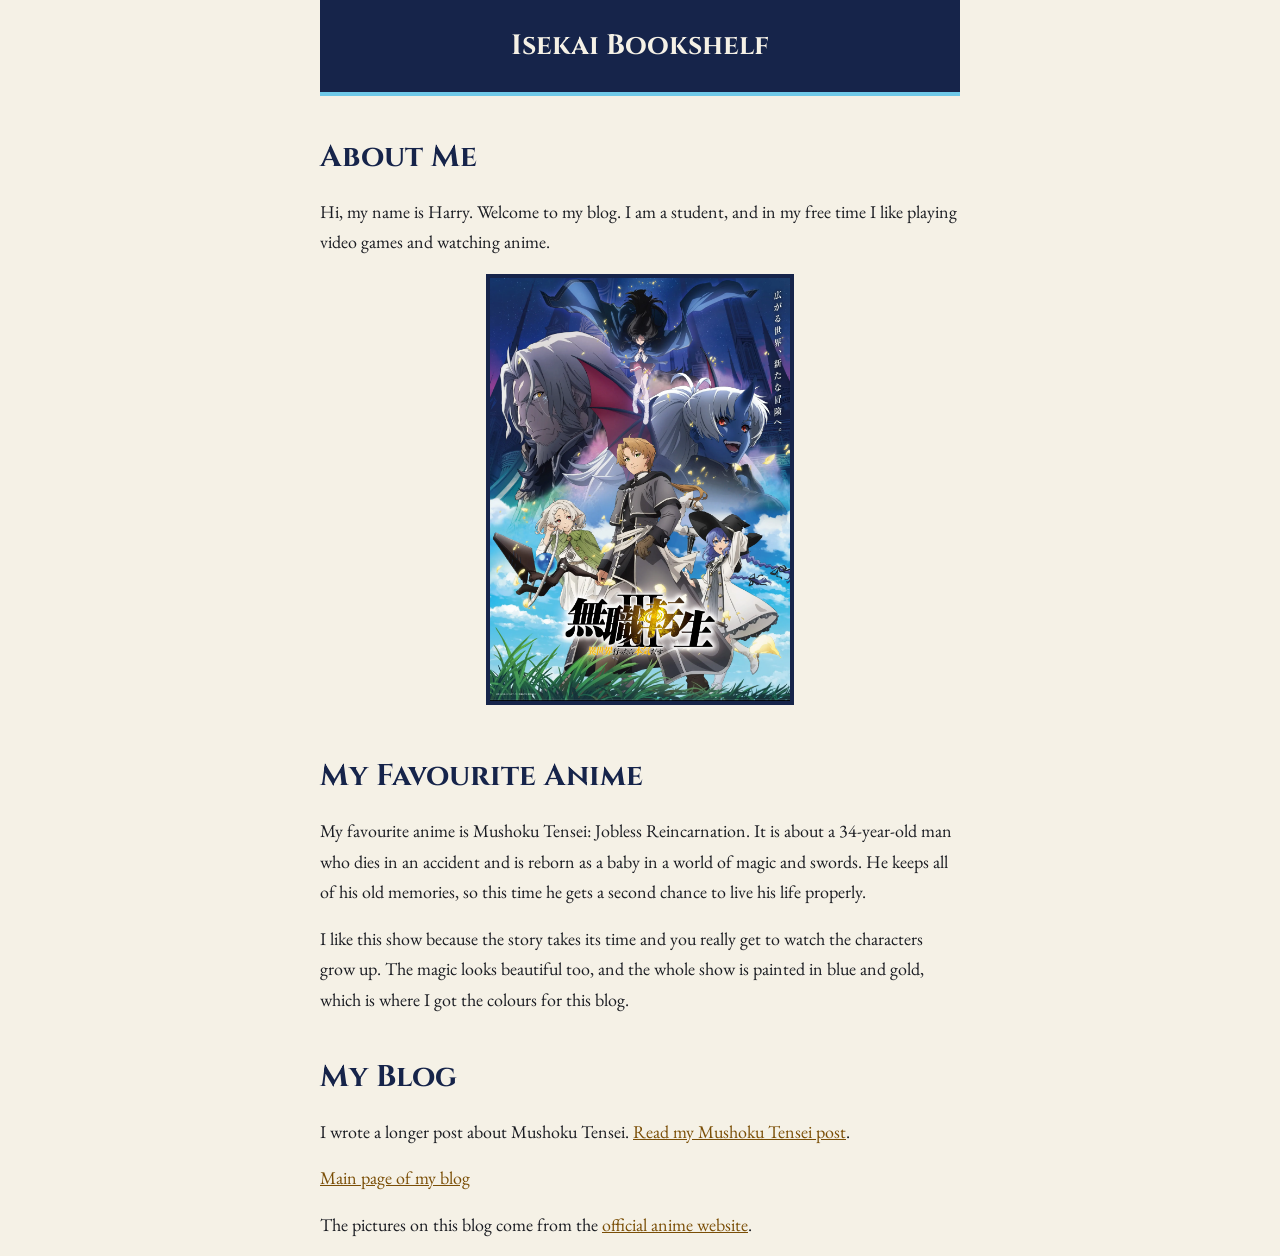
<file: index.html>
<!DOCTYPE html>
<html lang="en">
<head>
<meta charset="utf-8">
<meta name="viewport" content="width=device-width, initial-scale=1">
<title>About Me - Isekai Bookshelf</title>
<link rel="stylesheet" href="styles.css">
<link rel="stylesheet" href="https://fonts.googleapis.com/css2?family=Cinzel">
<link rel="stylesheet" href="https://fonts.googleapis.com/css2?family=EB+Garamond">
</head>

<body>

<h1>Isekai Bookshelf</h1>

<h2>About Me</h2>

<p>Hi, my name is Harry. Welcome to my blog. I am a student, and in my free time I like playing video games and watching anime.</p>

<img src="images/key-visual.webp" alt="Key visual for the anime Mushoku Tensei. The title is written in black and gold letters across a blue sky, and the main characters stand together in a green field below.">

<h2>My Favourite Anime</h2>

<p>My favourite anime is Mushoku Tensei: Jobless Reincarnation. It is about a 34-year-old man who dies in an accident and is reborn as a baby in a world of magic and swords. He keeps all of his old memories, so this time he gets a second chance to live his life properly.</p>

<p>I like this show because the story takes its time and you really get to watch the characters grow up. The magic looks beautiful too, and the whole show is painted in blue and gold, which is where I got the colours for this blog.</p>

<h2>My Blog</h2>

<p>I wrote a longer post about Mushoku Tensei. <a href="post.html">Read my Mushoku Tensei post</a>.</p>

<p><a href="home.html">Main page of my blog</a></p>

<p>The pictures on this blog come from the <a href="https://mushokutensei.jp/">official anime website</a>.</p>

</body>
</html>
</file>
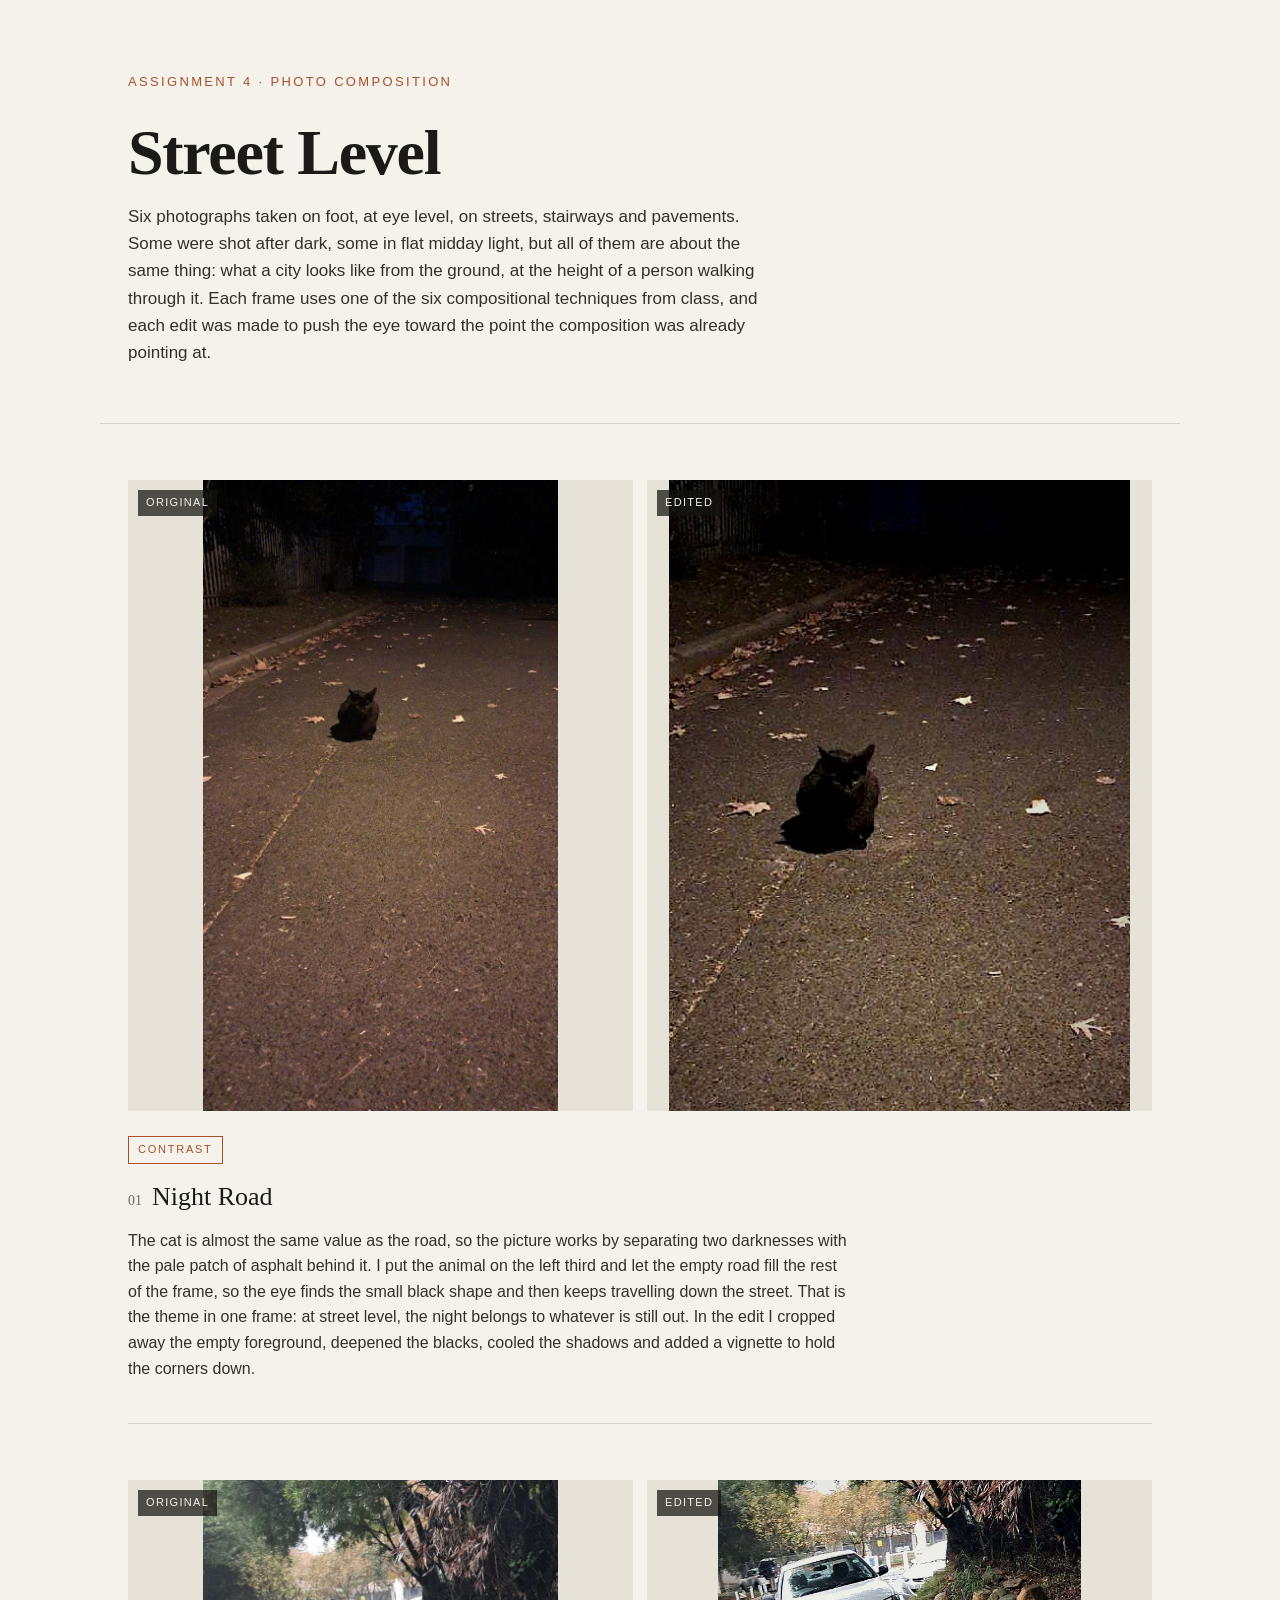
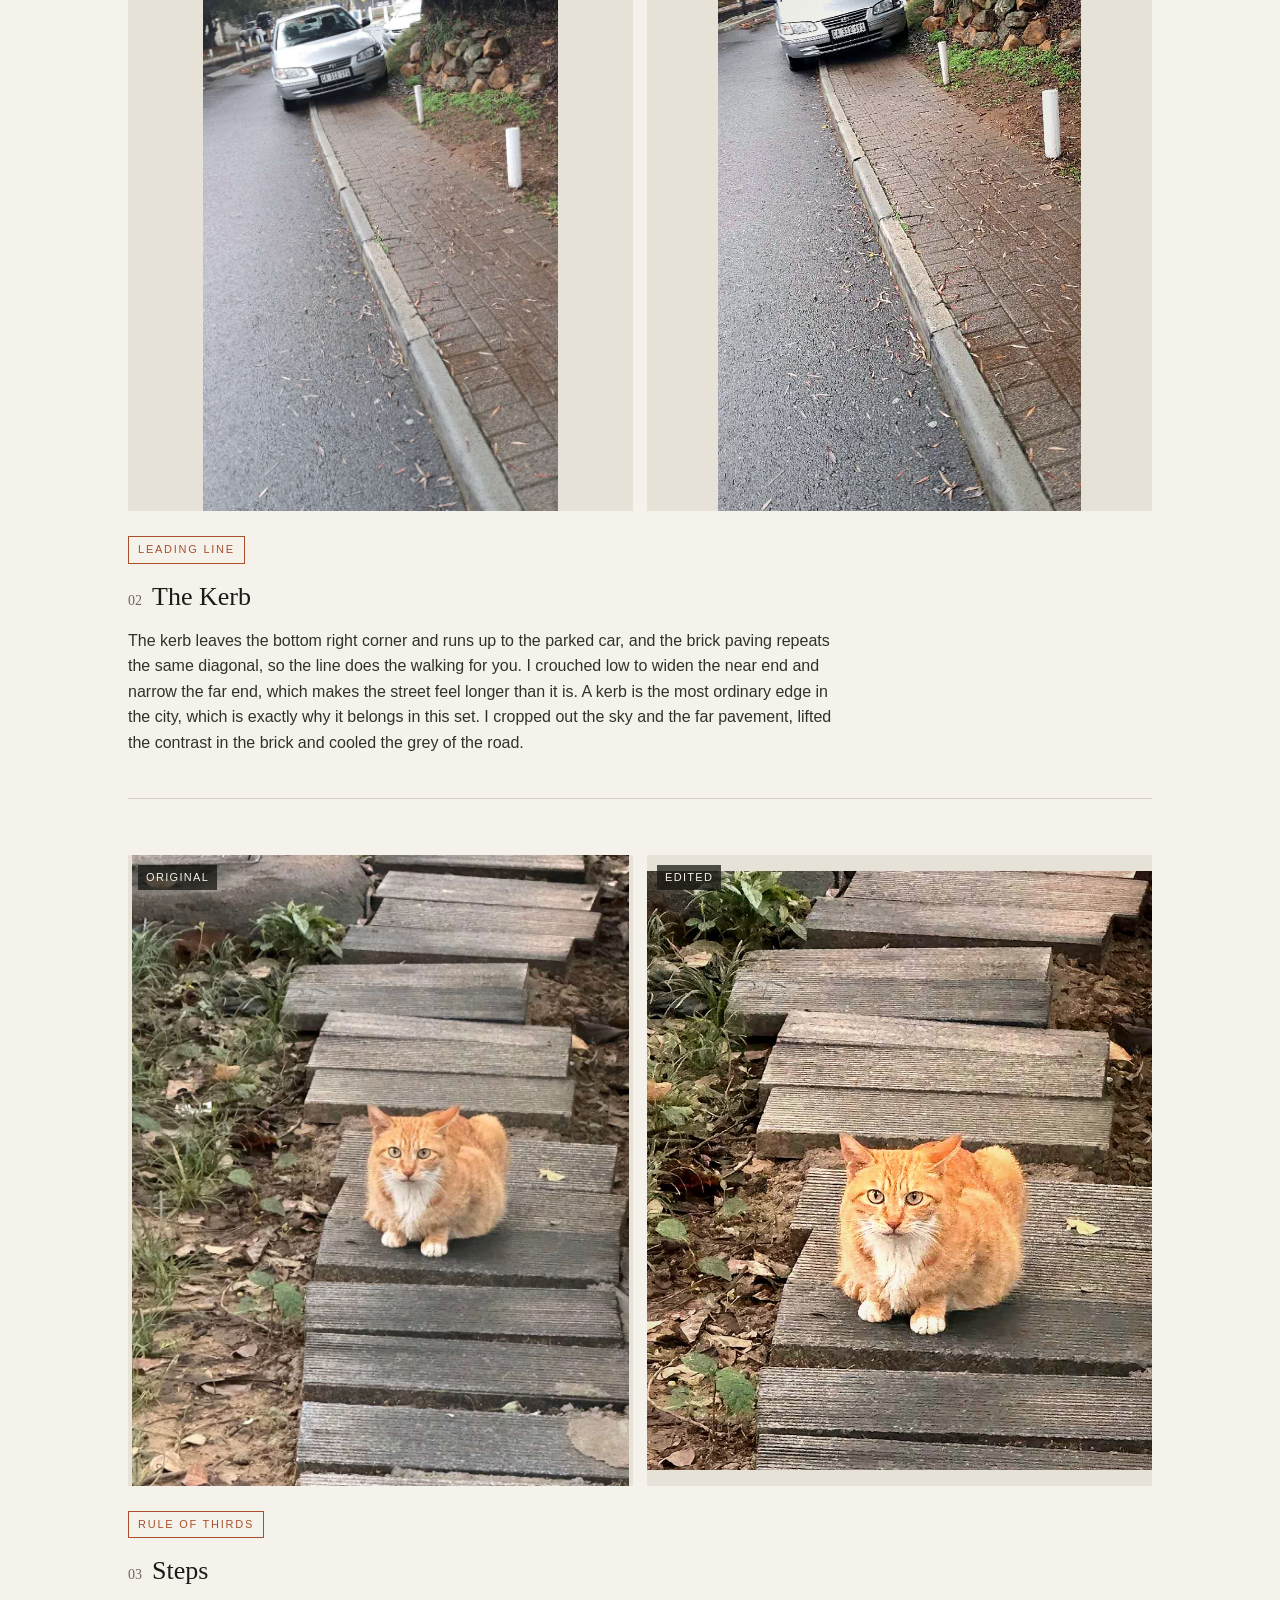
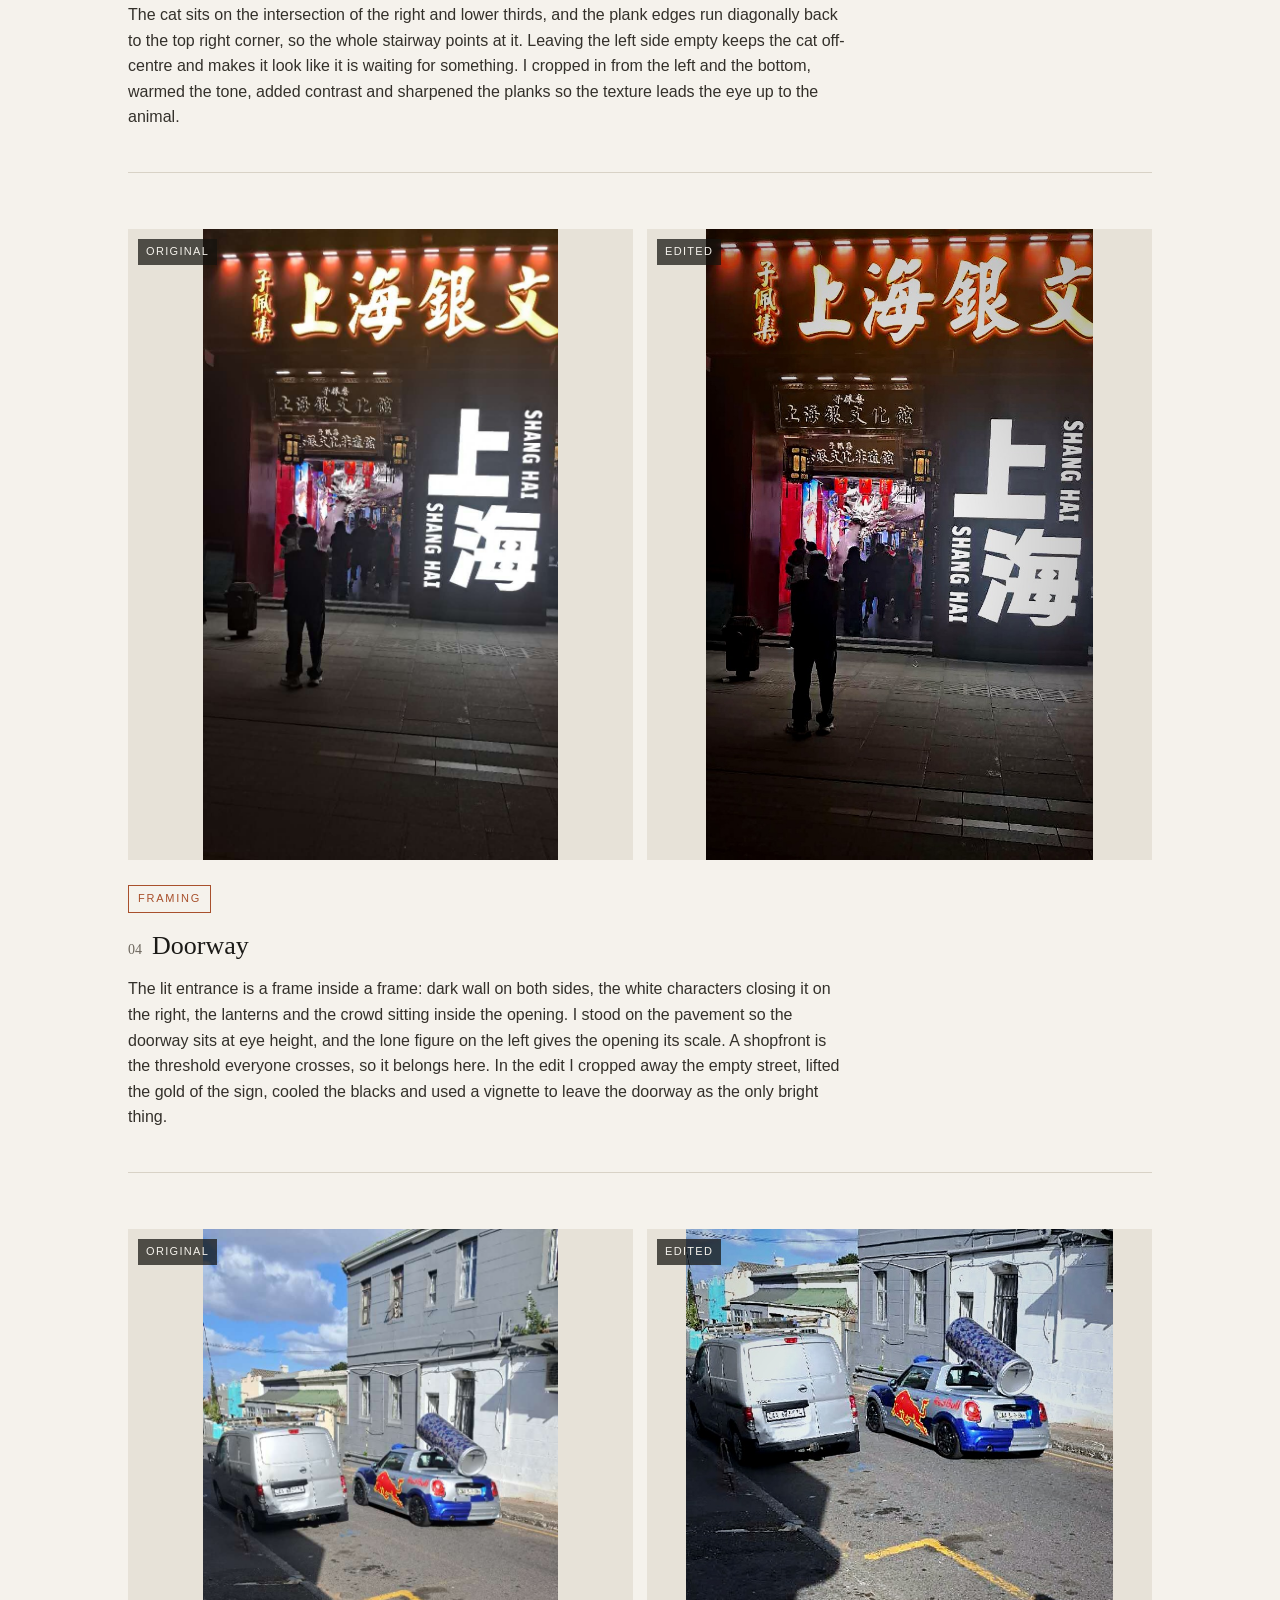
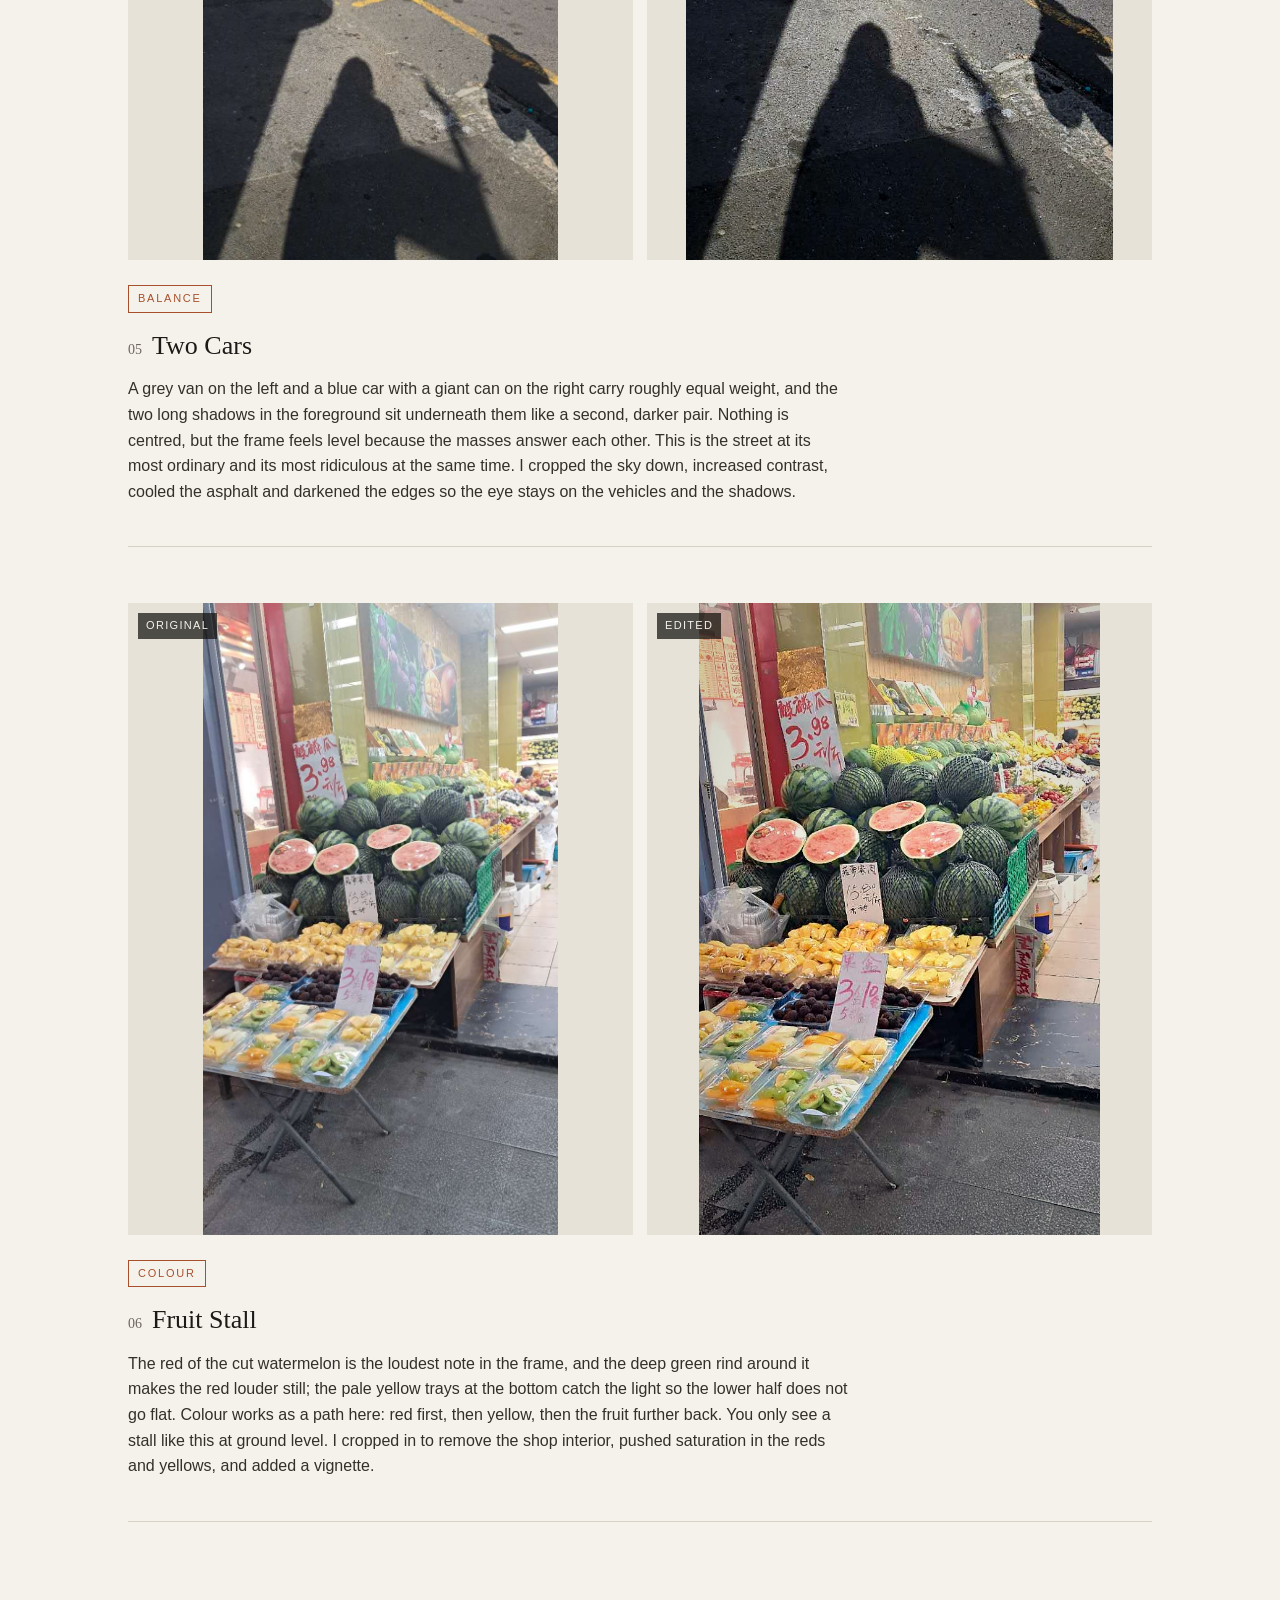
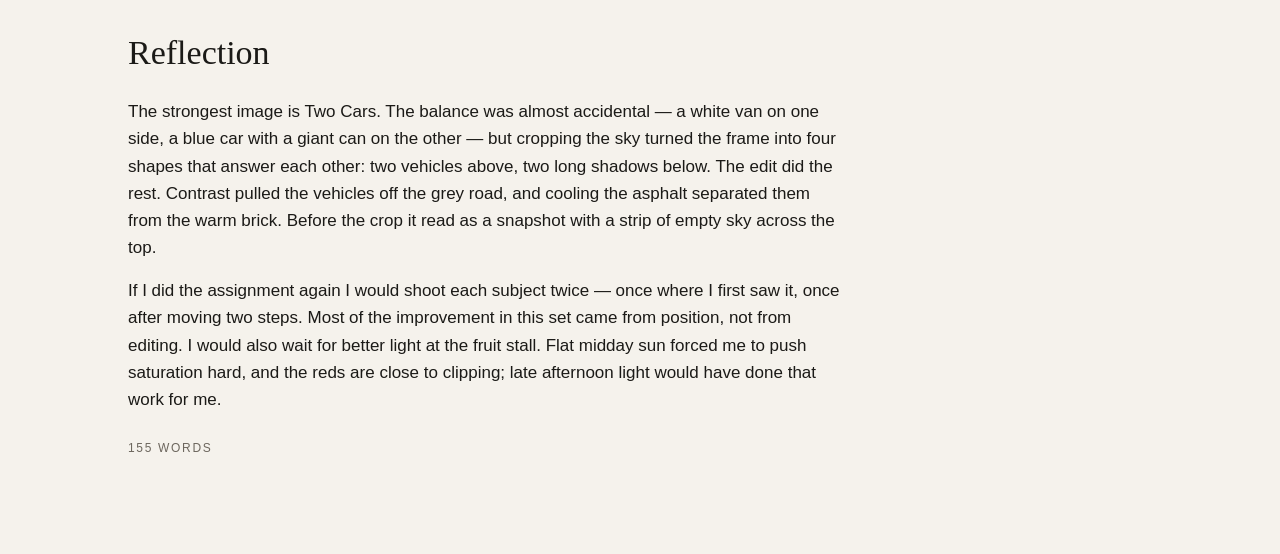
<file: assignment4/index.html>
<!DOCTYPE html>
<html lang="en">
<head>
<meta charset="utf-8">
<meta name="viewport" content="width=device-width, initial-scale=1">
<title>Street Level — Assignment 4: Photo Composition</title>
<style>
  :root{
    --paper:#f5f2ec;
    --ink:#1b1a17;
    --muted:#6d675e;
    --line:#d8d2c6;
    --accent:#a8502c;
  }
  *{box-sizing:border-box}
  body{
    margin:0;
    background:var(--paper);
    color:var(--ink);
    font-family:"Helvetica Neue",Helvetica,Arial,sans-serif;
    line-height:1.6;
  }
  header{
    max-width:1080px;
    margin:0 auto;
    padding:72px 28px 40px;
    border-bottom:1px solid var(--line);
  }
  h1{
    font-family:Georgia,"Times New Roman",serif;
    font-size:64px;
    line-height:1.05;
    letter-spacing:-0.02em;
    margin:0 0 6px;
  }
  .sub{
    font-size:13px;
    letter-spacing:0.18em;
    text-transform:uppercase;
    color:var(--accent);
    margin-bottom:26px;
  }
  .intro{
    max-width:640px;
    font-size:17px;
    color:#33302a;
  }
  main{max-width:1080px;margin:0 auto;padding:0 28px 40px}
  figure{
    margin:0;
    padding:56px 0 8px;
    border-bottom:1px solid var(--line);
  }
  .pair{
    display:grid;
    grid-template-columns:1fr 1fr;
    gap:14px;
    align-items:start;
  }
  .shot{position:relative;background:#e7e2d8;overflow:hidden;aspect-ratio:4/5}
  .shot img{display:block;width:100%;height:100%;object-fit:contain}
  .shot span{
    position:absolute;
    left:10px;top:10px;
    font-size:11px;
    letter-spacing:0.12em;
    text-transform:uppercase;
    background:rgba(20,18,15,0.72);
    color:#f5f2ec;
    padding:4px 8px;
  }
  figcaption{padding:24px 0 34px}
  .tag{
    display:inline-block;
    font-size:11px;
    letter-spacing:0.16em;
    text-transform:uppercase;
    color:var(--accent);
    border:1px solid var(--accent);
    padding:4px 9px;
    margin-bottom:12px;
  }
  .num{
    font-family:Georgia,serif;
    font-size:14px;
    color:var(--muted);
    margin-right:10px;
  }
  figcaption h2{
    font-family:Georgia,serif;
    font-weight:normal;
    font-size:26px;
    margin:0 0 10px;
  }
  figcaption p{
    margin:0;
    max-width:720px;
    font-size:16px;
    color:#33302a;
  }
  .reflection{
    max-width:1080px;
    margin:0 auto;
    padding:64px 28px 96px;
  }
  .reflection h2{
    font-family:Georgia,serif;
    font-weight:normal;
    font-size:34px;
    margin:0 0 18px;
  }
  .reflection p{
    max-width:720px;
    font-size:17px;
    margin:0 0 16px;
  }
  .reflection .meta{
    font-size:12px;
    letter-spacing:0.14em;
    text-transform:uppercase;
    color:var(--muted);
    margin-top:26px;
  }
  @media (max-width:720px){
    h1{font-size:42px}
    .pair{grid-template-columns:1fr}
    header{padding-top:48px}
  }
</style>
</head>
<body>

<header>
  <div class="sub">Assignment 4 &middot; Photo Composition</div>
  <h1>Street Level</h1>
  <p class="intro">
    Six photographs taken on foot, at eye level, on streets, stairways and pavements.
    Some were shot after dark, some in flat midday light, but all of them are about the
    same thing: what a city looks like from the ground, at the height of a person walking
    through it. Each frame uses one of the six compositional techniques from class, and
    each edit was made to push the eye toward the point the composition was already
    pointing at.
  </p>
</header>

<main>

  <figure>
    <div class="pair">
      <div class="shot"><img src="images/before_01.jpg" alt="Original: a black cat sitting on an empty road at night"><span>Original</span></div>
      <div class="shot"><img src="images/after_01.jpg" alt="Edited: the same cat, cropped tighter with deeper contrast"><span>Edited</span></div>
    </div>
    <figcaption>
      <div class="tag">Contrast</div>
      <h2><span class="num">01</span>Night Road</h2>
      <p>
        The cat is almost the same value as the road, so the picture works by separating two
        darknesses with the pale patch of asphalt behind it. I put the animal on the left
        third and let the empty road fill the rest of the frame, so the eye finds the small
        black shape and then keeps travelling down the street. That is the theme in one
        frame: at street level, the night belongs to whatever is still out. In the edit I
        cropped away the empty foreground, deepened the blacks, cooled the shadows and added
        a vignette to hold the corners down.
      </p>
    </figcaption>
  </figure>

  <figure>
    <div class="pair">
      <div class="shot"><img src="images/before_02.jpg" alt="Original: a parked silver car above a curving kerb"><span>Original</span></div>
      <div class="shot"><img src="images/after_02.jpg" alt="Edited: the kerb given more contrast and warmer brick"><span>Edited</span></div>
    </div>
    <figcaption>
      <div class="tag">Leading Line</div>
      <h2><span class="num">02</span>The Kerb</h2>
      <p>
        The kerb leaves the bottom right corner and runs up to the parked car, and the brick
        paving repeats the same diagonal, so the line does the walking for you. I crouched
        low to widen the near end and narrow the far end, which makes the street feel longer
        than it is. A kerb is the most ordinary edge in the city, which is exactly why it
        belongs in this set. I cropped out the sky and the far pavement, lifted the contrast
        in the brick and cooled the grey of the road.
      </p>
    </figcaption>
  </figure>

  <figure>
    <div class="pair">
      <div class="shot"><img src="images/before_03.jpg" alt="Original: an orange cat sitting on wooden steps"><span>Original</span></div>
      <div class="shot"><img src="images/after_03.jpg" alt="Edited: cropped so the cat sits on a third, warmer tone"><span>Edited</span></div>
    </div>
    <figcaption>
      <div class="tag">Rule of Thirds</div>
      <h2><span class="num">03</span>Steps</h2>
      <p>
        The cat sits on the intersection of the right and lower thirds, and the plank edges
        run diagonally back to the top right corner, so the whole stairway points at it.
        Leaving the left side empty keeps the cat off-centre and makes it look like it is
        waiting for something. I cropped in from the left and the bottom, warmed the tone,
        added contrast and sharpened the planks so the texture leads the eye up to the
        animal.
      </p>
    </figcaption>
  </figure>

  <figure>
    <div class="pair">
      <div class="shot"><img src="images/before_04.jpg" alt="Original: a lit shop entrance at night with a large sign"><span>Original</span></div>
      <div class="shot"><img src="images/after_04.jpg" alt="Edited: doorway brightened, blacks cooled, vignette added"><span>Edited</span></div>
    </div>
    <figcaption>
      <div class="tag">Framing</div>
      <h2><span class="num">04</span>Doorway</h2>
      <p>
        The lit entrance is a frame inside a frame: dark wall on both sides, the white
        characters closing it on the right, the lanterns and the crowd sitting inside the
        opening. I stood on the pavement so the doorway sits at eye height, and the lone
        figure on the left gives the opening its scale. A shopfront is the threshold
        everyone crosses, so it belongs here. In the edit I cropped away the empty street,
        lifted the gold of the sign, cooled the blacks and used a vignette to leave the
        doorway as the only bright thing.
      </p>
    </figcaption>
  </figure>

  <figure>
    <div class="pair">
      <div class="shot"><img src="images/before_05.jpg" alt="Original: a van and a blue car parked on a street with two long shadows"><span>Original</span></div>
      <div class="shot"><img src="images/after_05.jpg" alt="Edited: sky cropped, contrast raised, asphalt cooled"><span>Edited</span></div>
    </div>
    <figcaption>
      <div class="tag">Balance</div>
      <h2><span class="num">05</span>Two Cars</h2>
      <p>
        A grey van on the left and a blue car with a giant can on the right carry roughly
        equal weight, and the two long shadows in the foreground sit underneath them like a
        second, darker pair. Nothing is centred, but the frame feels level because the
        masses answer each other. This is the street at its most ordinary and its most
        ridiculous at the same time. I cropped the sky down, increased contrast, cooled the
        asphalt and darkened the edges so the eye stays on the vehicles and the shadows.
      </p>
    </figcaption>
  </figure>

  <figure>
    <div class="pair">
      <div class="shot"><img src="images/before_06.jpg" alt="Original: a fruit stall with watermelons and trays of cut fruit"><span>Original</span></div>
      <div class="shot"><img src="images/after_06.jpg" alt="Edited: cropped closer, reds and yellows saturated"><span>Edited</span></div>
    </div>
    <figcaption>
      <div class="tag">Colour</div>
      <h2><span class="num">06</span>Fruit Stall</h2>
      <p>
        The red of the cut watermelon is the loudest note in the frame, and the deep green
        rind around it makes the red louder still; the pale yellow trays at the bottom catch
        the light so the lower half does not go flat. Colour works as a path here: red
        first, then yellow, then the fruit further back. You only see a stall like this at
        ground level. I cropped in to remove the shop interior, pushed saturation in the
        reds and yellows, and added a vignette.
      </p>
    </figcaption>
  </figure>

</main>

<section class="reflection">
  <h2>Reflection</h2>
  <p>
    The strongest image is Two Cars. The balance was almost accidental — a white van on one
    side, a blue car with a giant can on the other — but cropping the sky turned the frame
    into four shapes that answer each other: two vehicles above, two long shadows below.
    The edit did the rest. Contrast pulled the vehicles off the grey road, and cooling the
    asphalt separated them from the warm brick. Before the crop it read as a snapshot with
    a strip of empty sky across the top.
  </p>
  <p>
    If I did the assignment again I would shoot each subject twice — once where I first saw
    it, once after moving two steps. Most of the improvement in this set came from
    position, not from editing. I would also wait for better light at the fruit stall. Flat
    midday sun forced me to push saturation hard, and the reds are close to clipping; late
    afternoon light would have done that work for me.
  </p>
  <div class="meta">155 words</div>
</section>

</body>
</html>
</file>
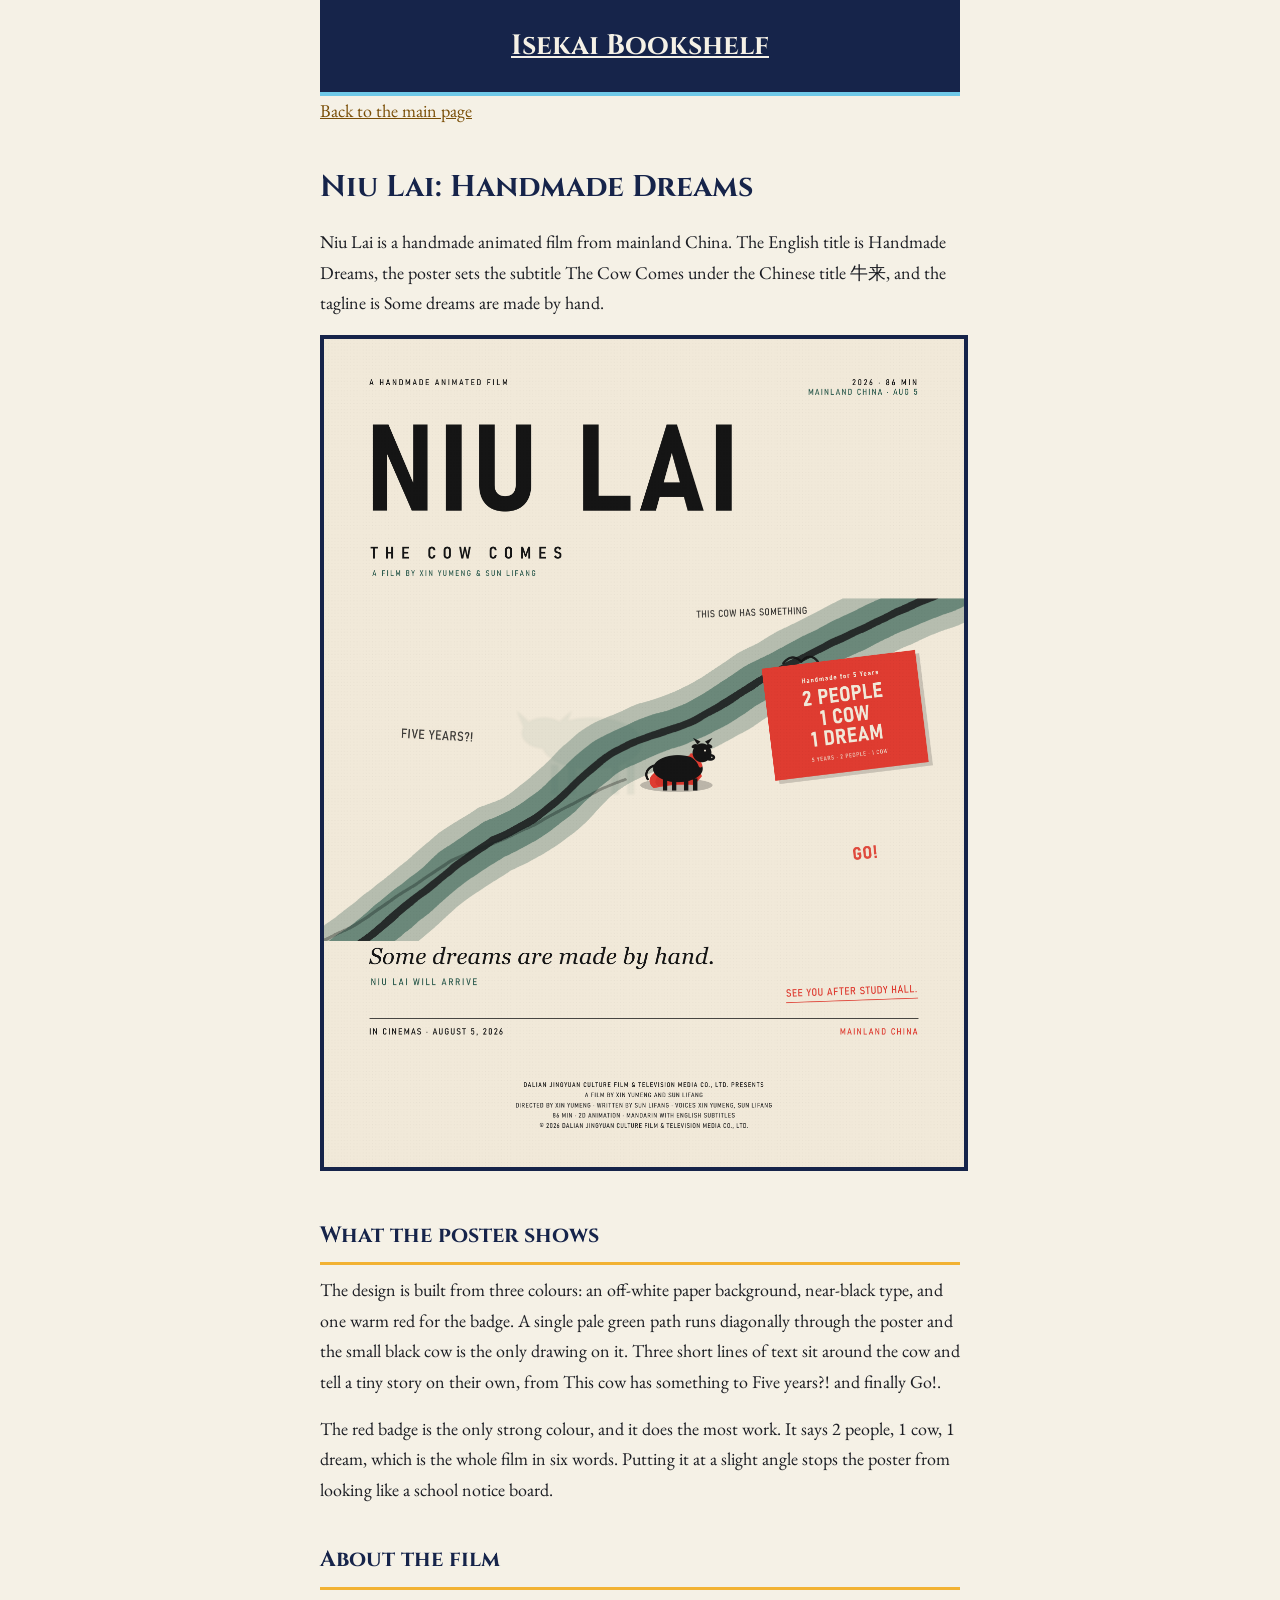
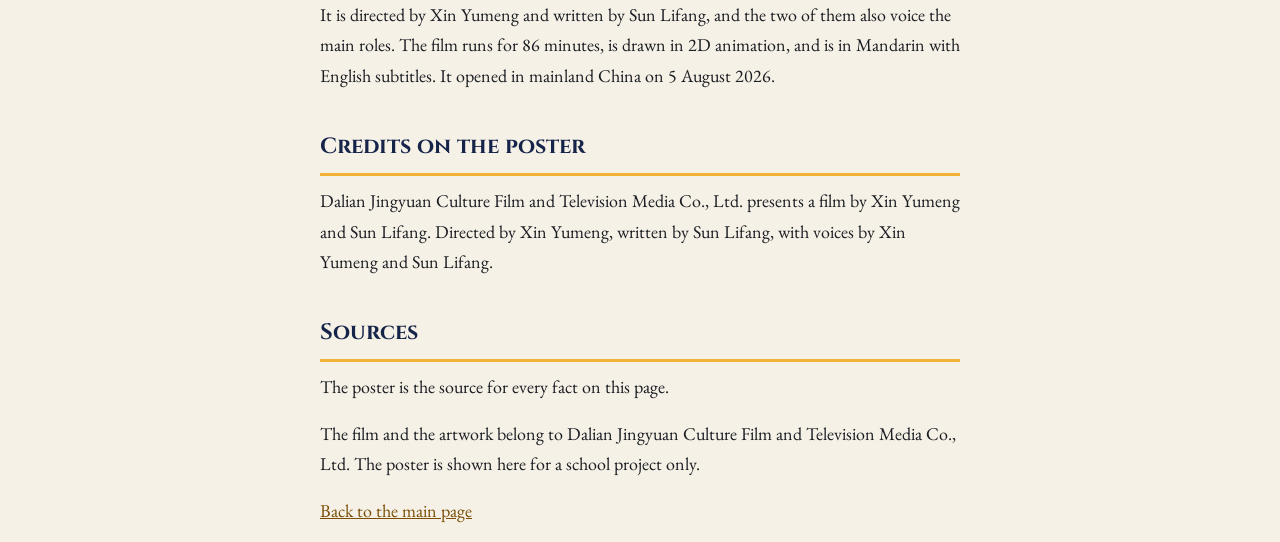
<file: a5.html>
<!DOCTYPE html>
<html lang="en">
<head>
<meta charset="utf-8">
<meta name="viewport" content="width=device-width, initial-scale=1">
<title>Niu Lai: Handmade Dreams - Isekai Bookshelf</title>
<link rel="stylesheet" href="styles.css">
<link rel="stylesheet" href="https://fonts.googleapis.com/css2?family=Cinzel">
<link rel="stylesheet" href="https://fonts.googleapis.com/css2?family=EB+Garamond">
</head>

<body>

<h1><a href="home.html" style="color: #f5f1e6">Isekai Bookshelf</a></h1>

<p><a href="home.html">Back to the main page</a></p>

<h2>Niu Lai: Handmade Dreams</h2>

<p>Niu Lai is a handmade animated film from mainland China. The English title is Handmade Dreams, the poster sets the subtitle The Cow Comes under the Chinese title 牛来, and the tagline is Some dreams are made by hand.</p>

<img src="images/Niu_Lai_Movie_Poster_8.5x11.png" alt="Film poster for Niu Lai. A very large black title fills the top of a warm off-white page, with the subtitle The Cow Comes underneath. A long pale green path winds across the middle and a small black cartoon cow walks along it, watched by the words This cow has something, Five years?! and Go!. A tilted red badge reads 2 people, 1 cow, 1 dream, and the line along the bottom is the tagline Some dreams are made by hand." style="width: 100%; max-width: 100%">

<h3>What the poster shows</h3>

<p>The design is built from three colours: an off-white paper background, near-black type, and one warm red for the badge. A single pale green path runs diagonally through the poster and the small black cow is the only drawing on it. Three short lines of text sit around the cow and tell a tiny story on their own, from This cow has something to Five years?! and finally Go!.</p>

<p>The red badge is the only strong colour, and it does the most work. It says 2 people, 1 cow, 1 dream, which is the whole film in six words. Putting it at a slight angle stops the poster from looking like a school notice board.</p>

<h3>About the film</h3>

<p>It is directed by Xin Yumeng and written by Sun Lifang, and the two of them also voice the main roles. The film runs for 86 minutes, is drawn in 2D animation, and is in Mandarin with English subtitles. It opened in mainland China on 5 August 2026.</p>

<h3>Credits on the poster</h3>

<p>Dalian Jingyuan Culture Film and Television Media Co., Ltd. presents a film by Xin Yumeng and Sun Lifang. Directed by Xin Yumeng, written by Sun Lifang, with voices by Xin Yumeng and Sun Lifang.</p>

<h3>Sources</h3>

<p>The poster is the source for every fact on this page.</p>

<p>The film and the artwork belong to Dalian Jingyuan Culture Film and Television Media Co., Ltd. The poster is shown here for a school project only.</p>

<p><a href="home.html">Back to the main page</a></p>

</body>
</html>
</file>
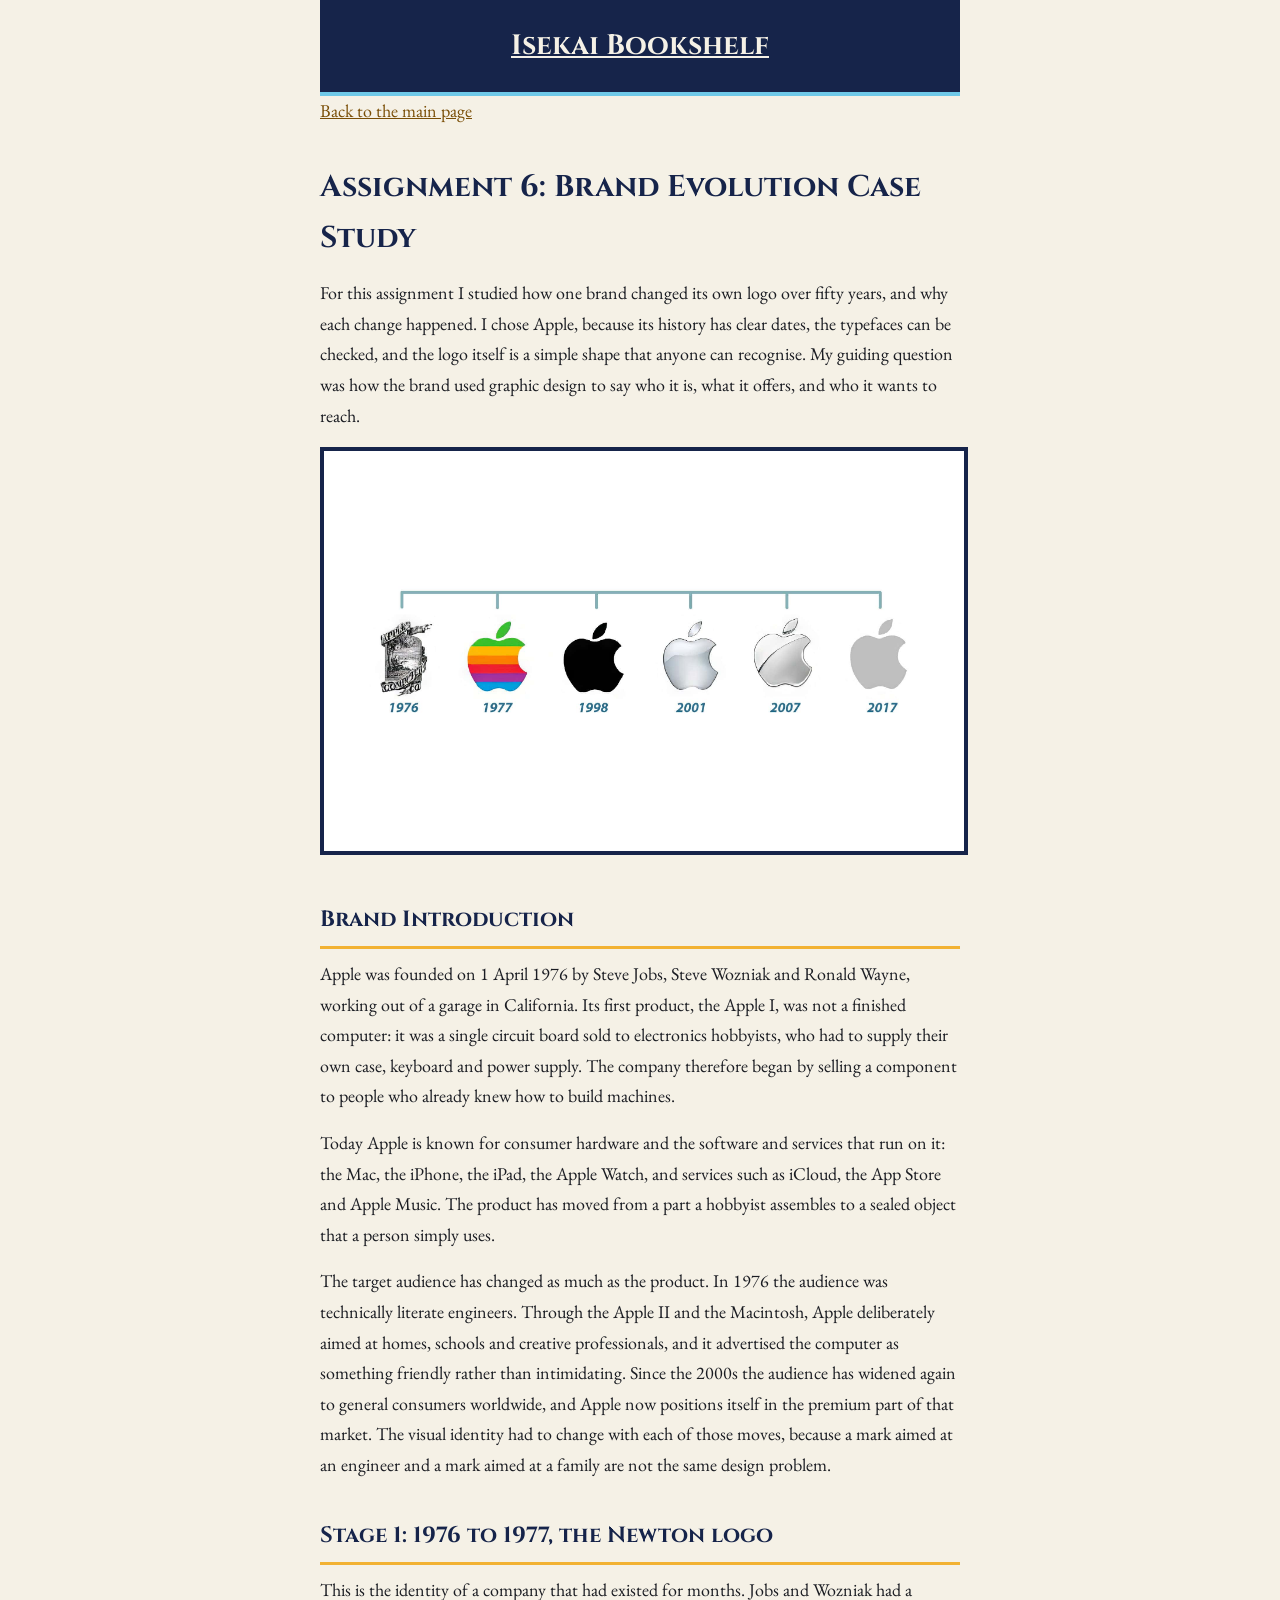
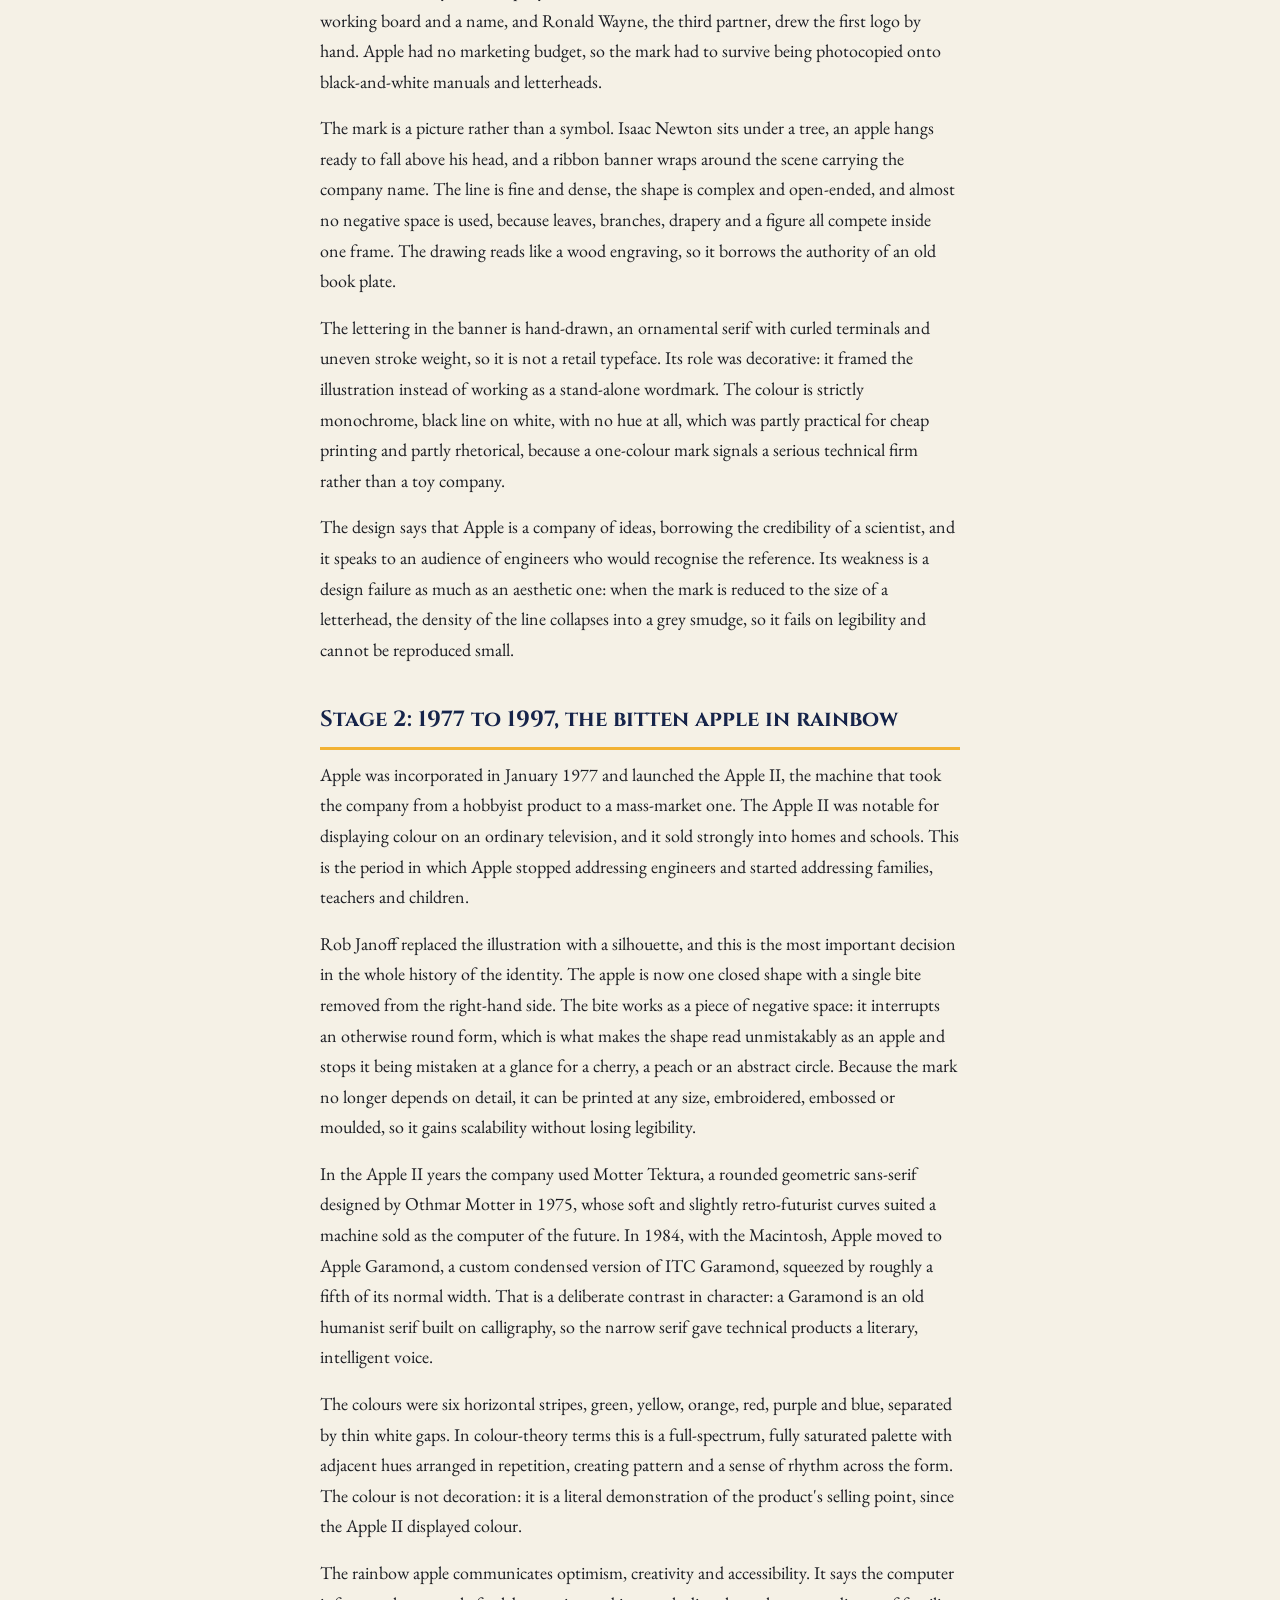
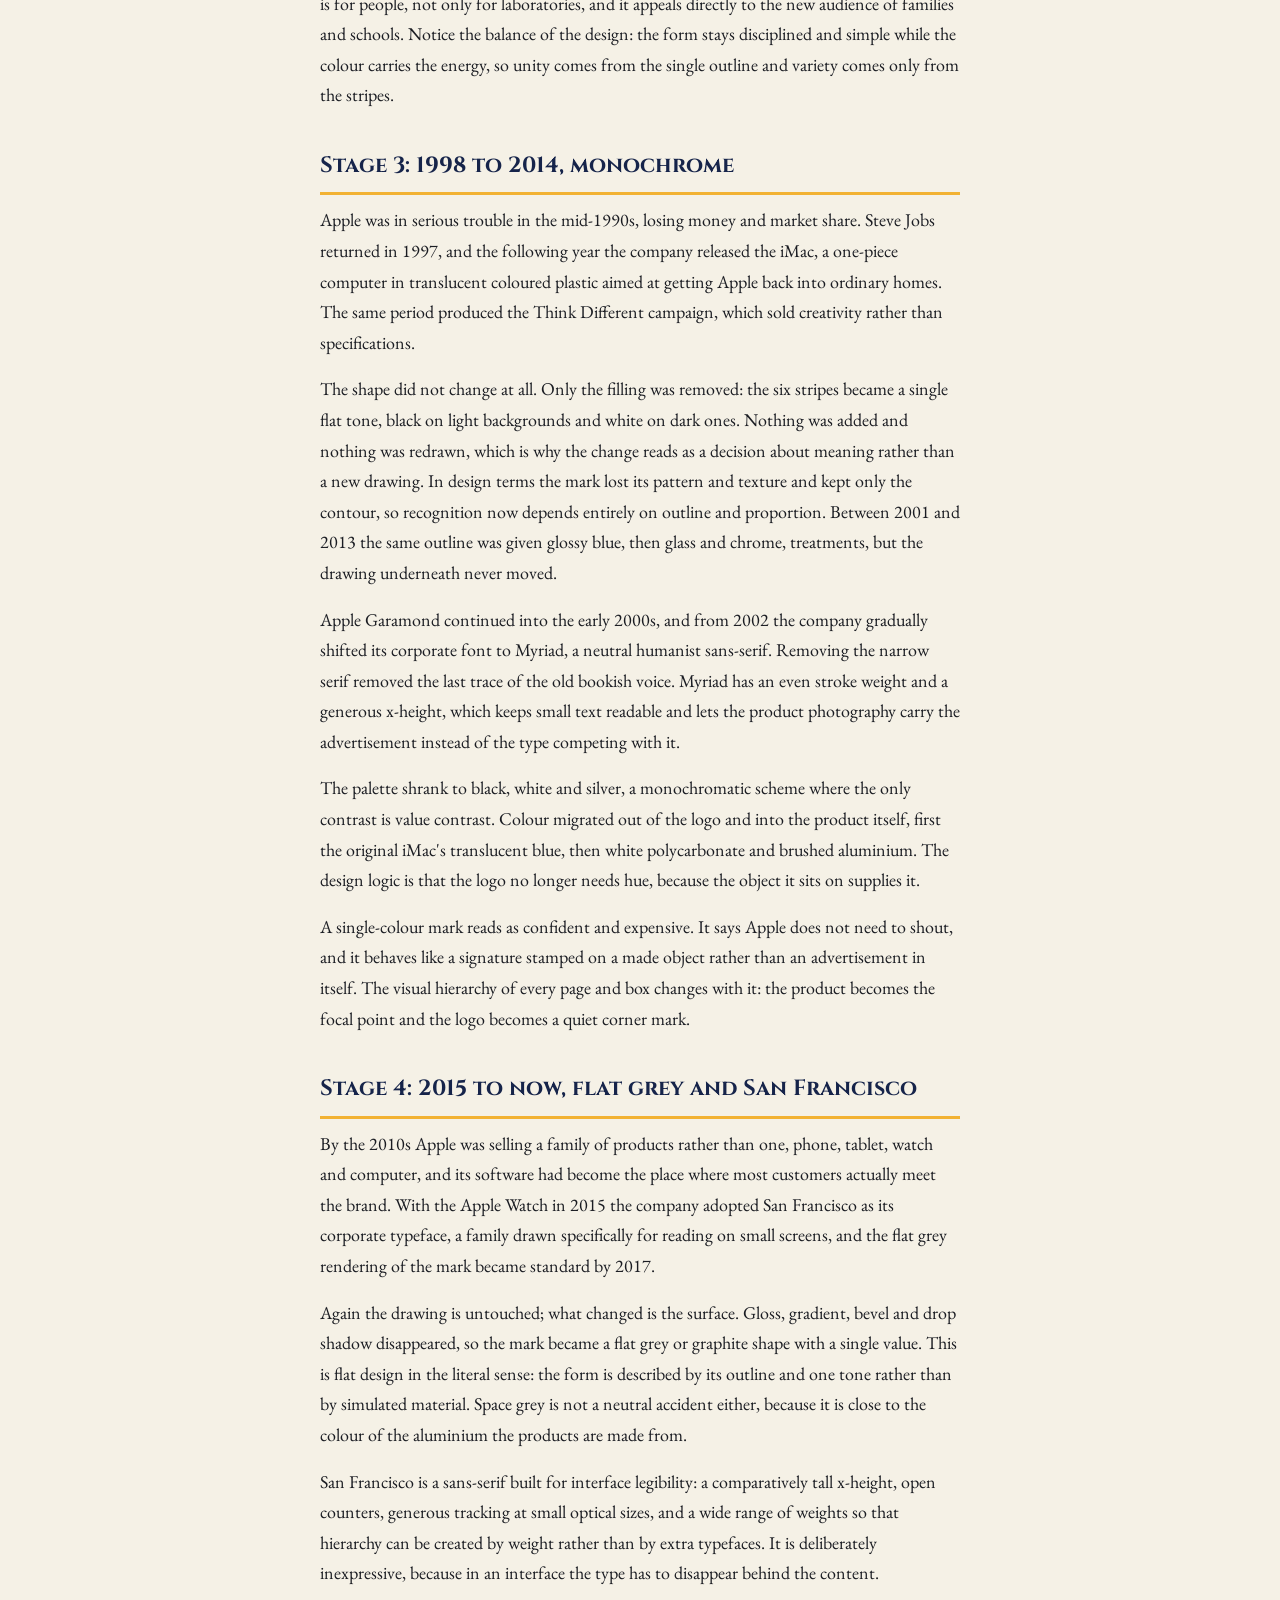
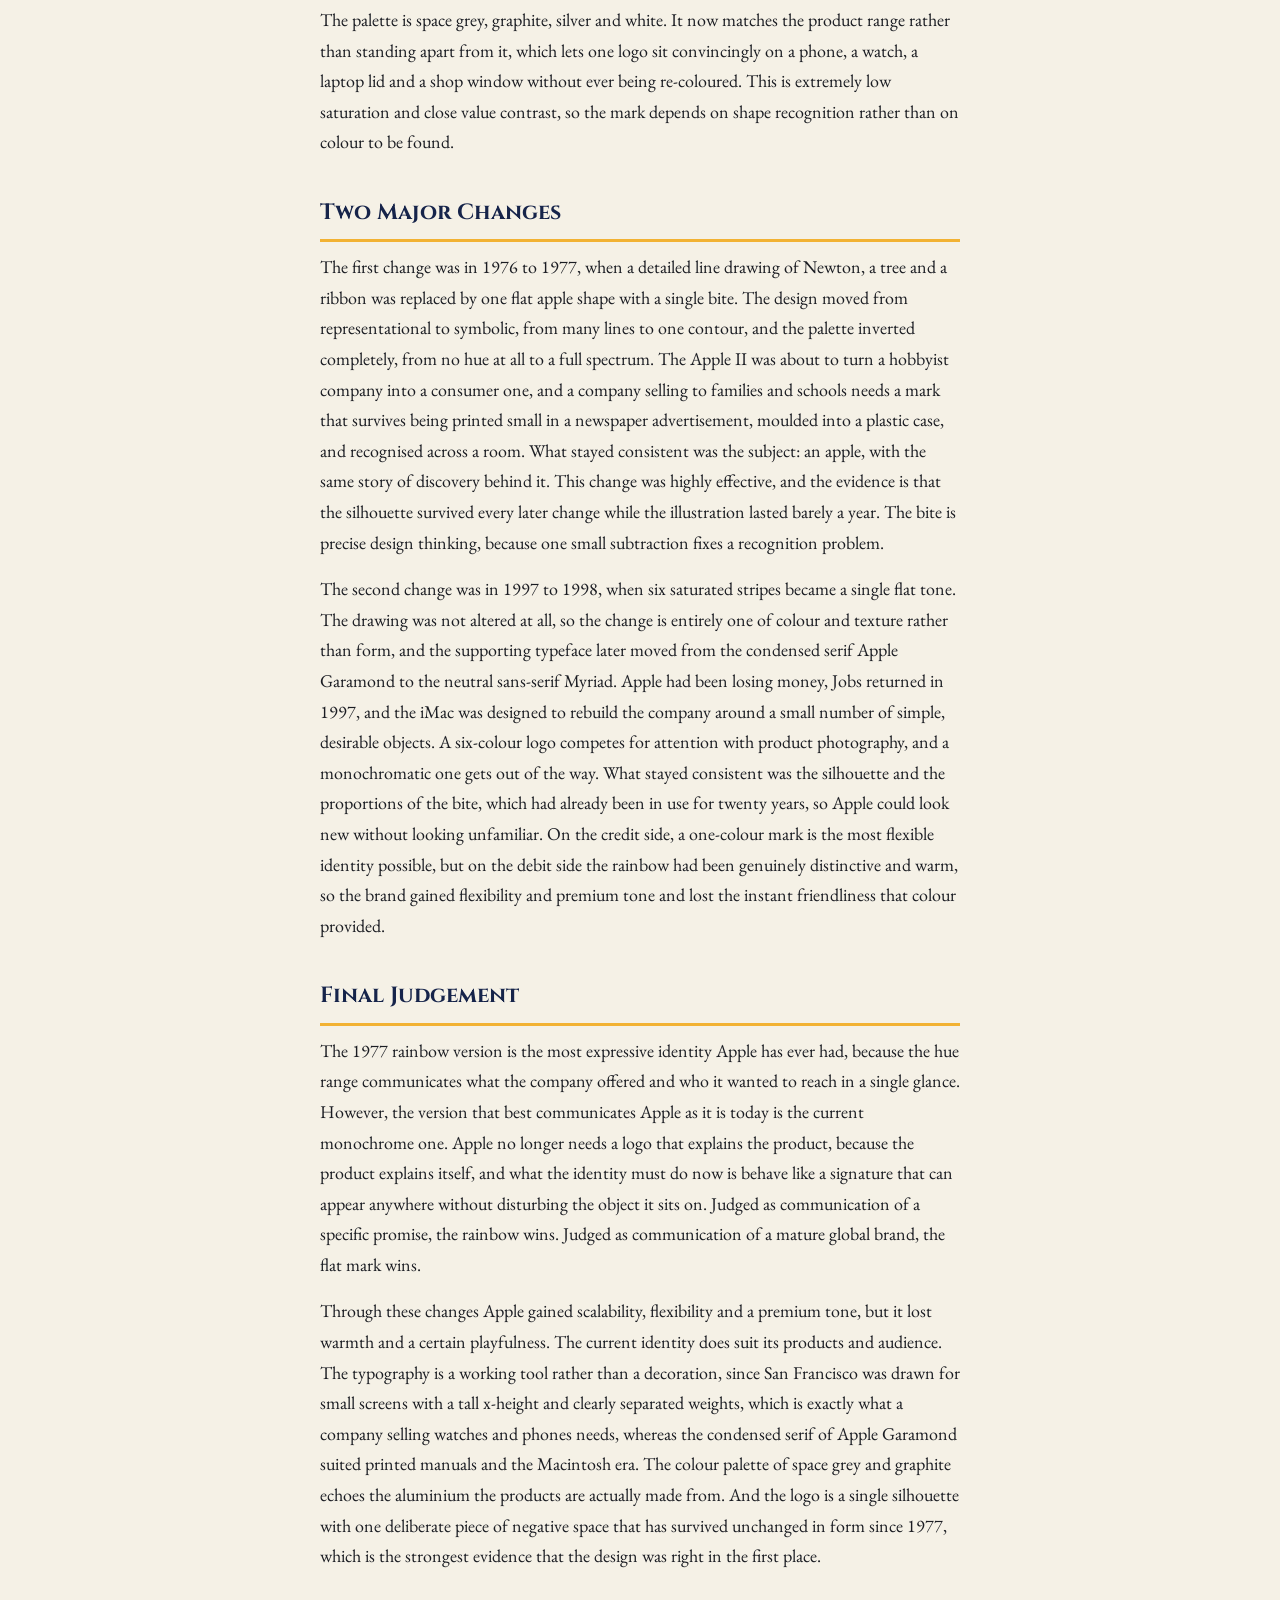
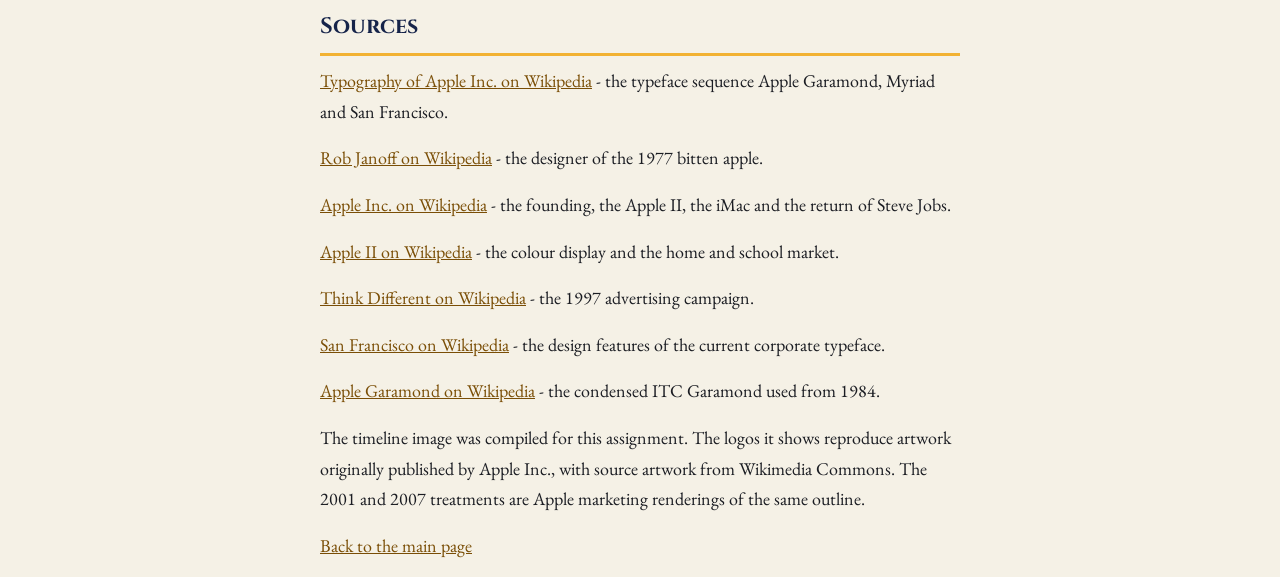
<file: a6.html>
<!DOCTYPE html>
<html lang="en">
<head>
<meta charset="utf-8">
<meta name="viewport" content="width=device-width, initial-scale=1">
<title>Assignment 6: Brand Evolution Case Study - Isekai Bookshelf</title>
<link rel="stylesheet" href="styles.css">
<link rel="stylesheet" href="https://fonts.googleapis.com/css2?family=Cinzel">
<link rel="stylesheet" href="https://fonts.googleapis.com/css2?family=EB+Garamond">
</head>

<body>

<h1><a href="home.html" style="color: #f5f1e6">Isekai Bookshelf</a></h1>

<p><a href="home.html">Back to the main page</a></p>

<h2>Assignment 6: Brand Evolution Case Study</h2>

<p>For this assignment I studied how one brand changed its own logo over fifty years, and why each change happened. I chose Apple, because its history has clear dates, the typefaces can be checked, and the logo itself is a simple shape that anyone can recognise. My guiding question was how the brand used graphic design to say who it is, what it offers, and who it wants to reach.</p>

<img src="images/apple-timeline.png" alt="A timeline of six Apple logos in a row, marked 1976, 1977, 1998, 2001, 2007 and 2017. The first is a detailed drawing of Newton under an apple tree, then a rainbow striped apple, then a solid black apple, then a glossy blue apple, then a glass and chrome apple, and finally a flat grey apple." style="width: 100%; max-width: 100%">

<h3>Brand Introduction</h3>

<p>Apple was founded on 1 April 1976 by Steve Jobs, Steve Wozniak and Ronald Wayne, working out of a garage in California. Its first product, the Apple I, was not a finished computer: it was a single circuit board sold to electronics hobbyists, who had to supply their own case, keyboard and power supply. The company therefore began by selling a component to people who already knew how to build machines.</p>

<p>Today Apple is known for consumer hardware and the software and services that run on it: the Mac, the iPhone, the iPad, the Apple Watch, and services such as iCloud, the App Store and Apple Music. The product has moved from a part a hobbyist assembles to a sealed object that a person simply uses.</p>

<p>The target audience has changed as much as the product. In 1976 the audience was technically literate engineers. Through the Apple II and the Macintosh, Apple deliberately aimed at homes, schools and creative professionals, and it advertised the computer as something friendly rather than intimidating. Since the 2000s the audience has widened again to general consumers worldwide, and Apple now positions itself in the premium part of that market. The visual identity had to change with each of those moves, because a mark aimed at an engineer and a mark aimed at a family are not the same design problem.</p>

<h3>Stage 1: 1976 to 1977, the Newton logo</h3>

<p>This is the identity of a company that had existed for months. Jobs and Wozniak had a working board and a name, and Ronald Wayne, the third partner, drew the first logo by hand. Apple had no marketing budget, so the mark had to survive being photocopied onto black-and-white manuals and letterheads.</p>

<p>The mark is a picture rather than a symbol. Isaac Newton sits under a tree, an apple hangs ready to fall above his head, and a ribbon banner wraps around the scene carrying the company name. The line is fine and dense, the shape is complex and open-ended, and almost no negative space is used, because leaves, branches, drapery and a figure all compete inside one frame. The drawing reads like a wood engraving, so it borrows the authority of an old book plate.</p>

<p>The lettering in the banner is hand-drawn, an ornamental serif with curled terminals and uneven stroke weight, so it is not a retail typeface. Its role was decorative: it framed the illustration instead of working as a stand-alone wordmark. The colour is strictly monochrome, black line on white, with no hue at all, which was partly practical for cheap printing and partly rhetorical, because a one-colour mark signals a serious technical firm rather than a toy company.</p>

<p>The design says that Apple is a company of ideas, borrowing the credibility of a scientist, and it speaks to an audience of engineers who would recognise the reference. Its weakness is a design failure as much as an aesthetic one: when the mark is reduced to the size of a letterhead, the density of the line collapses into a grey smudge, so it fails on legibility and cannot be reproduced small.</p>

<h3>Stage 2: 1977 to 1997, the bitten apple in rainbow</h3>

<p>Apple was incorporated in January 1977 and launched the Apple II, the machine that took the company from a hobbyist product to a mass-market one. The Apple II was notable for displaying colour on an ordinary television, and it sold strongly into homes and schools. This is the period in which Apple stopped addressing engineers and started addressing families, teachers and children.</p>

<p>Rob Janoff replaced the illustration with a silhouette, and this is the most important decision in the whole history of the identity. The apple is now one closed shape with a single bite removed from the right-hand side. The bite works as a piece of negative space: it interrupts an otherwise round form, which is what makes the shape read unmistakably as an apple and stops it being mistaken at a glance for a cherry, a peach or an abstract circle. Because the mark no longer depends on detail, it can be printed at any size, embroidered, embossed or moulded, so it gains scalability without losing legibility.</p>

<p>In the Apple II years the company used Motter Tektura, a rounded geometric sans-serif designed by Othmar Motter in 1975, whose soft and slightly retro-futurist curves suited a machine sold as the computer of the future. In 1984, with the Macintosh, Apple moved to Apple Garamond, a custom condensed version of ITC Garamond, squeezed by roughly a fifth of its normal width. That is a deliberate contrast in character: a Garamond is an old humanist serif built on calligraphy, so the narrow serif gave technical products a literary, intelligent voice.</p>

<p>The colours were six horizontal stripes, green, yellow, orange, red, purple and blue, separated by thin white gaps. In colour-theory terms this is a full-spectrum, fully saturated palette with adjacent hues arranged in repetition, creating pattern and a sense of rhythm across the form. The colour is not decoration: it is a literal demonstration of the product's selling point, since the Apple II displayed colour.</p>

<p>The rainbow apple communicates optimism, creativity and accessibility. It says the computer is for people, not only for laboratories, and it appeals directly to the new audience of families and schools. Notice the balance of the design: the form stays disciplined and simple while the colour carries the energy, so unity comes from the single outline and variety comes only from the stripes.</p>

<h3>Stage 3: 1998 to 2014, monochrome</h3>

<p>Apple was in serious trouble in the mid-1990s, losing money and market share. Steve Jobs returned in 1997, and the following year the company released the iMac, a one-piece computer in translucent coloured plastic aimed at getting Apple back into ordinary homes. The same period produced the Think Different campaign, which sold creativity rather than specifications.</p>

<p>The shape did not change at all. Only the filling was removed: the six stripes became a single flat tone, black on light backgrounds and white on dark ones. Nothing was added and nothing was redrawn, which is why the change reads as a decision about meaning rather than a new drawing. In design terms the mark lost its pattern and texture and kept only the contour, so recognition now depends entirely on outline and proportion. Between 2001 and 2013 the same outline was given glossy blue, then glass and chrome, treatments, but the drawing underneath never moved.</p>

<p>Apple Garamond continued into the early 2000s, and from 2002 the company gradually shifted its corporate font to Myriad, a neutral humanist sans-serif. Removing the narrow serif removed the last trace of the old bookish voice. Myriad has an even stroke weight and a generous x-height, which keeps small text readable and lets the product photography carry the advertisement instead of the type competing with it.</p>

<p>The palette shrank to black, white and silver, a monochromatic scheme where the only contrast is value contrast. Colour migrated out of the logo and into the product itself, first the original iMac's translucent blue, then white polycarbonate and brushed aluminium. The design logic is that the logo no longer needs hue, because the object it sits on supplies it.</p>

<p>A single-colour mark reads as confident and expensive. It says Apple does not need to shout, and it behaves like a signature stamped on a made object rather than an advertisement in itself. The visual hierarchy of every page and box changes with it: the product becomes the focal point and the logo becomes a quiet corner mark.</p>

<h3>Stage 4: 2015 to now, flat grey and San Francisco</h3>

<p>By the 2010s Apple was selling a family of products rather than one, phone, tablet, watch and computer, and its software had become the place where most customers actually meet the brand. With the Apple Watch in 2015 the company adopted San Francisco as its corporate typeface, a family drawn specifically for reading on small screens, and the flat grey rendering of the mark became standard by 2017.</p>

<p>Again the drawing is untouched; what changed is the surface. Gloss, gradient, bevel and drop shadow disappeared, so the mark became a flat grey or graphite shape with a single value. This is flat design in the literal sense: the form is described by its outline and one tone rather than by simulated material. Space grey is not a neutral accident either, because it is close to the colour of the aluminium the products are made from.</p>

<p>San Francisco is a sans-serif built for interface legibility: a comparatively tall x-height, open counters, generous tracking at small optical sizes, and a wide range of weights so that hierarchy can be created by weight rather than by extra typefaces. It is deliberately inexpressive, because in an interface the type has to disappear behind the content.</p>

<p>The palette is space grey, graphite, silver and white. It now matches the product range rather than standing apart from it, which lets one logo sit convincingly on a phone, a watch, a laptop lid and a shop window without ever being re-coloured. This is extremely low saturation and close value contrast, so the mark depends on shape recognition rather than on colour to be found.</p>

<h3>Two Major Changes</h3>

<p>The first change was in 1976 to 1977, when a detailed line drawing of Newton, a tree and a ribbon was replaced by one flat apple shape with a single bite. The design moved from representational to symbolic, from many lines to one contour, and the palette inverted completely, from no hue at all to a full spectrum. The Apple II was about to turn a hobbyist company into a consumer one, and a company selling to families and schools needs a mark that survives being printed small in a newspaper advertisement, moulded into a plastic case, and recognised across a room. What stayed consistent was the subject: an apple, with the same story of discovery behind it. This change was highly effective, and the evidence is that the silhouette survived every later change while the illustration lasted barely a year. The bite is precise design thinking, because one small subtraction fixes a recognition problem.</p>

<p>The second change was in 1997 to 1998, when six saturated stripes became a single flat tone. The drawing was not altered at all, so the change is entirely one of colour and texture rather than form, and the supporting typeface later moved from the condensed serif Apple Garamond to the neutral sans-serif Myriad. Apple had been losing money, Jobs returned in 1997, and the iMac was designed to rebuild the company around a small number of simple, desirable objects. A six-colour logo competes for attention with product photography, and a monochromatic one gets out of the way. What stayed consistent was the silhouette and the proportions of the bite, which had already been in use for twenty years, so Apple could look new without looking unfamiliar. On the credit side, a one-colour mark is the most flexible identity possible, but on the debit side the rainbow had been genuinely distinctive and warm, so the brand gained flexibility and premium tone and lost the instant friendliness that colour provided.</p>

<h3>Final Judgement</h3>

<p>The 1977 rainbow version is the most expressive identity Apple has ever had, because the hue range communicates what the company offered and who it wanted to reach in a single glance. However, the version that best communicates Apple as it is today is the current monochrome one. Apple no longer needs a logo that explains the product, because the product explains itself, and what the identity must do now is behave like a signature that can appear anywhere without disturbing the object it sits on. Judged as communication of a specific promise, the rainbow wins. Judged as communication of a mature global brand, the flat mark wins.</p>

<p>Through these changes Apple gained scalability, flexibility and a premium tone, but it lost warmth and a certain playfulness. The current identity does suit its products and audience. The typography is a working tool rather than a decoration, since San Francisco was drawn for small screens with a tall x-height and clearly separated weights, which is exactly what a company selling watches and phones needs, whereas the condensed serif of Apple Garamond suited printed manuals and the Macintosh era. The colour palette of space grey and graphite echoes the aluminium the products are actually made from. And the logo is a single silhouette with one deliberate piece of negative space that has survived unchanged in form since 1977, which is the strongest evidence that the design was right in the first place.</p>

<h3>Sources</h3>

<p><a href="https://en.wikipedia.org/wiki/Typography_of_Apple_Inc.">Typography of Apple Inc. on Wikipedia</a> - the typeface sequence Apple Garamond, Myriad and San Francisco.</p>

<p><a href="https://en.wikipedia.org/wiki/Rob_Janoff">Rob Janoff on Wikipedia</a> - the designer of the 1977 bitten apple.</p>

<p><a href="https://en.wikipedia.org/wiki/Apple_Inc.">Apple Inc. on Wikipedia</a> - the founding, the Apple II, the iMac and the return of Steve Jobs.</p>

<p><a href="https://en.wikipedia.org/wiki/Apple_II">Apple II on Wikipedia</a> - the colour display and the home and school market.</p>

<p><a href="https://en.wikipedia.org/wiki/Think_Different">Think Different on Wikipedia</a> - the 1997 advertising campaign.</p>

<p><a href="https://en.wikipedia.org/wiki/San_Francisco_(sans-serif_typeface)">San Francisco on Wikipedia</a> - the design features of the current corporate typeface.</p>

<p><a href="https://en.wikipedia.org/wiki/Apple_Garamond">Apple Garamond on Wikipedia</a> - the condensed ITC Garamond used from 1984.</p>

<p>The timeline image was compiled for this assignment. The logos it shows reproduce artwork originally published by Apple Inc., with source artwork from Wikimedia Commons. The 2001 and 2007 treatments are Apple marketing renderings of the same outline.</p>

<p><a href="home.html">Back to the main page</a></p>

</body>
</html>
</file>
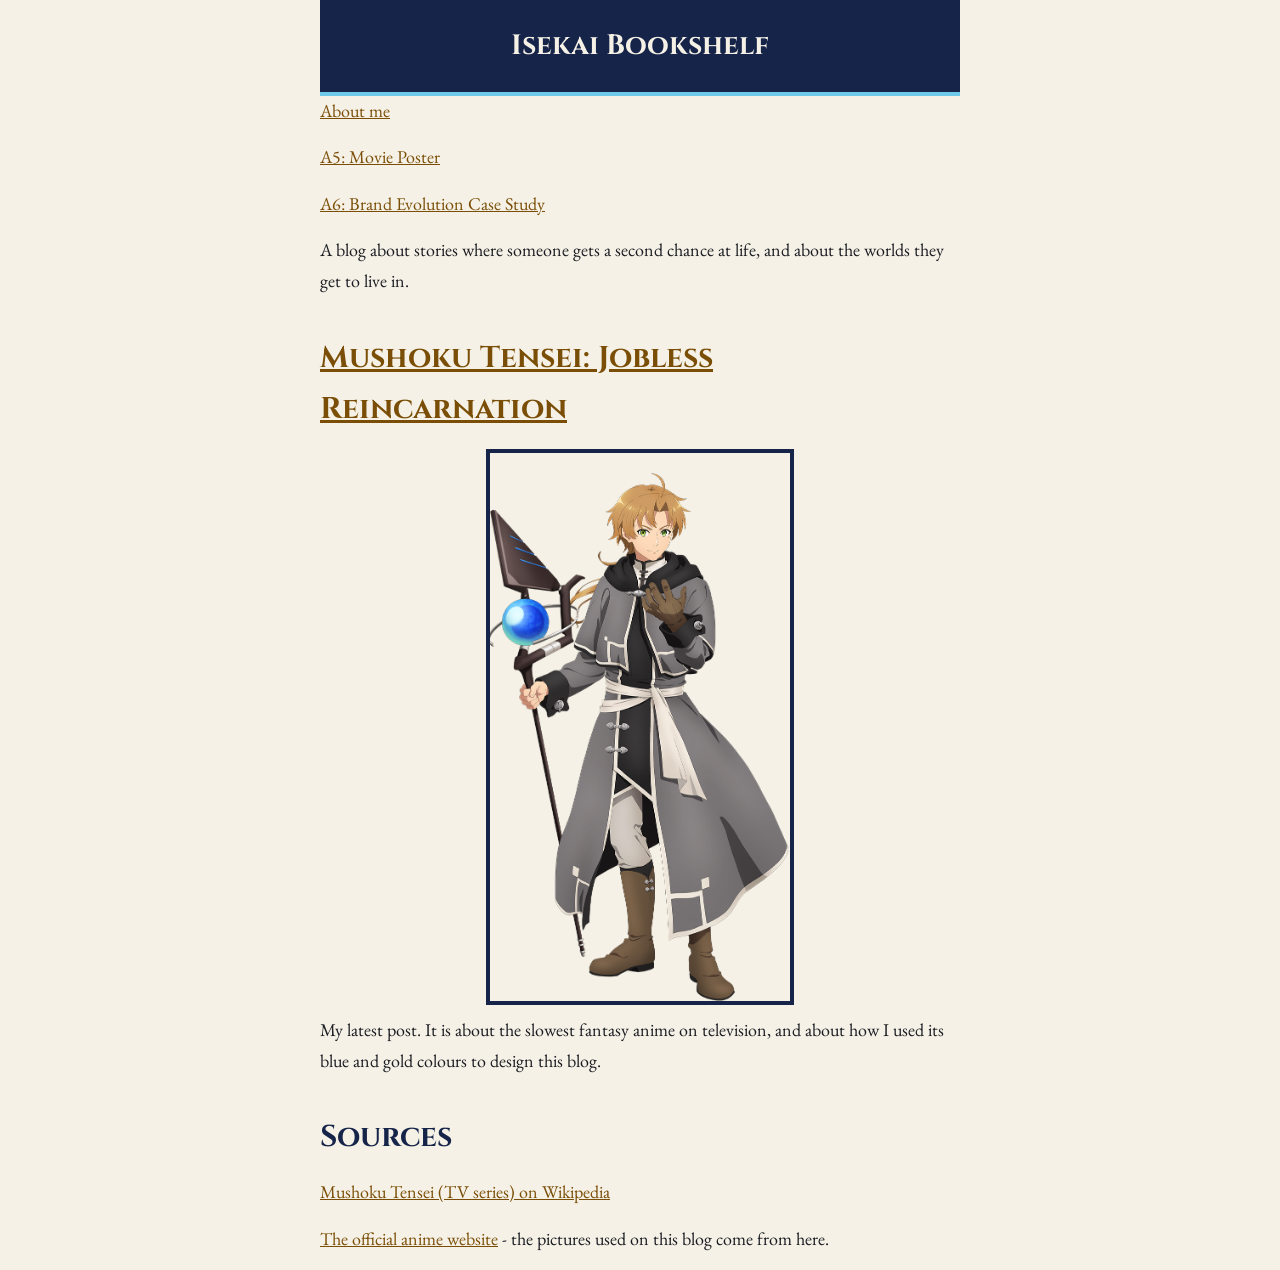
<file: home.html>
<!DOCTYPE html>
<html lang="en">
<head>
<meta charset="utf-8">
<meta name="viewport" content="width=device-width, initial-scale=1">
<title>Isekai Bookshelf - Main Page</title>
<link rel="stylesheet" href="styles.css">
<link rel="stylesheet" href="https://fonts.googleapis.com/css2?family=Cinzel">
<link rel="stylesheet" href="https://fonts.googleapis.com/css2?family=EB+Garamond">
</head>

<body>

<h1>Isekai Bookshelf</h1>

<p><a href="index.html">About me</a></p>

<p><a href="a5.html">A5: Movie Poster</a></p>

<p><a href="a6.html">A6: Brand Evolution Case Study</a></p>

<p>A blog about stories where someone gets a second chance at life, and about the worlds they get to live in.</p>

<h2><a href="post.html">Mushoku Tensei: Jobless Reincarnation</a></h2>

<img src="images/rudeus.png" alt="Rudeus Greyrat, the main character of Mushoku Tensei, holding a wooden staff with a glowing blue orb.">

<p>My latest post. It is about the slowest fantasy anime on television, and about how I used its blue and gold colours to design this blog.</p>

<h2>Sources</h2>

<p><a href="https://en.wikipedia.org/wiki/Mushoku_Tensei_(TV_series)">Mushoku Tensei (TV series) on Wikipedia</a></p>

<p><a href="https://mushokutensei.jp/">The official anime website</a> - the pictures used on this blog come from here.</p>

</body>
</html>
</file>
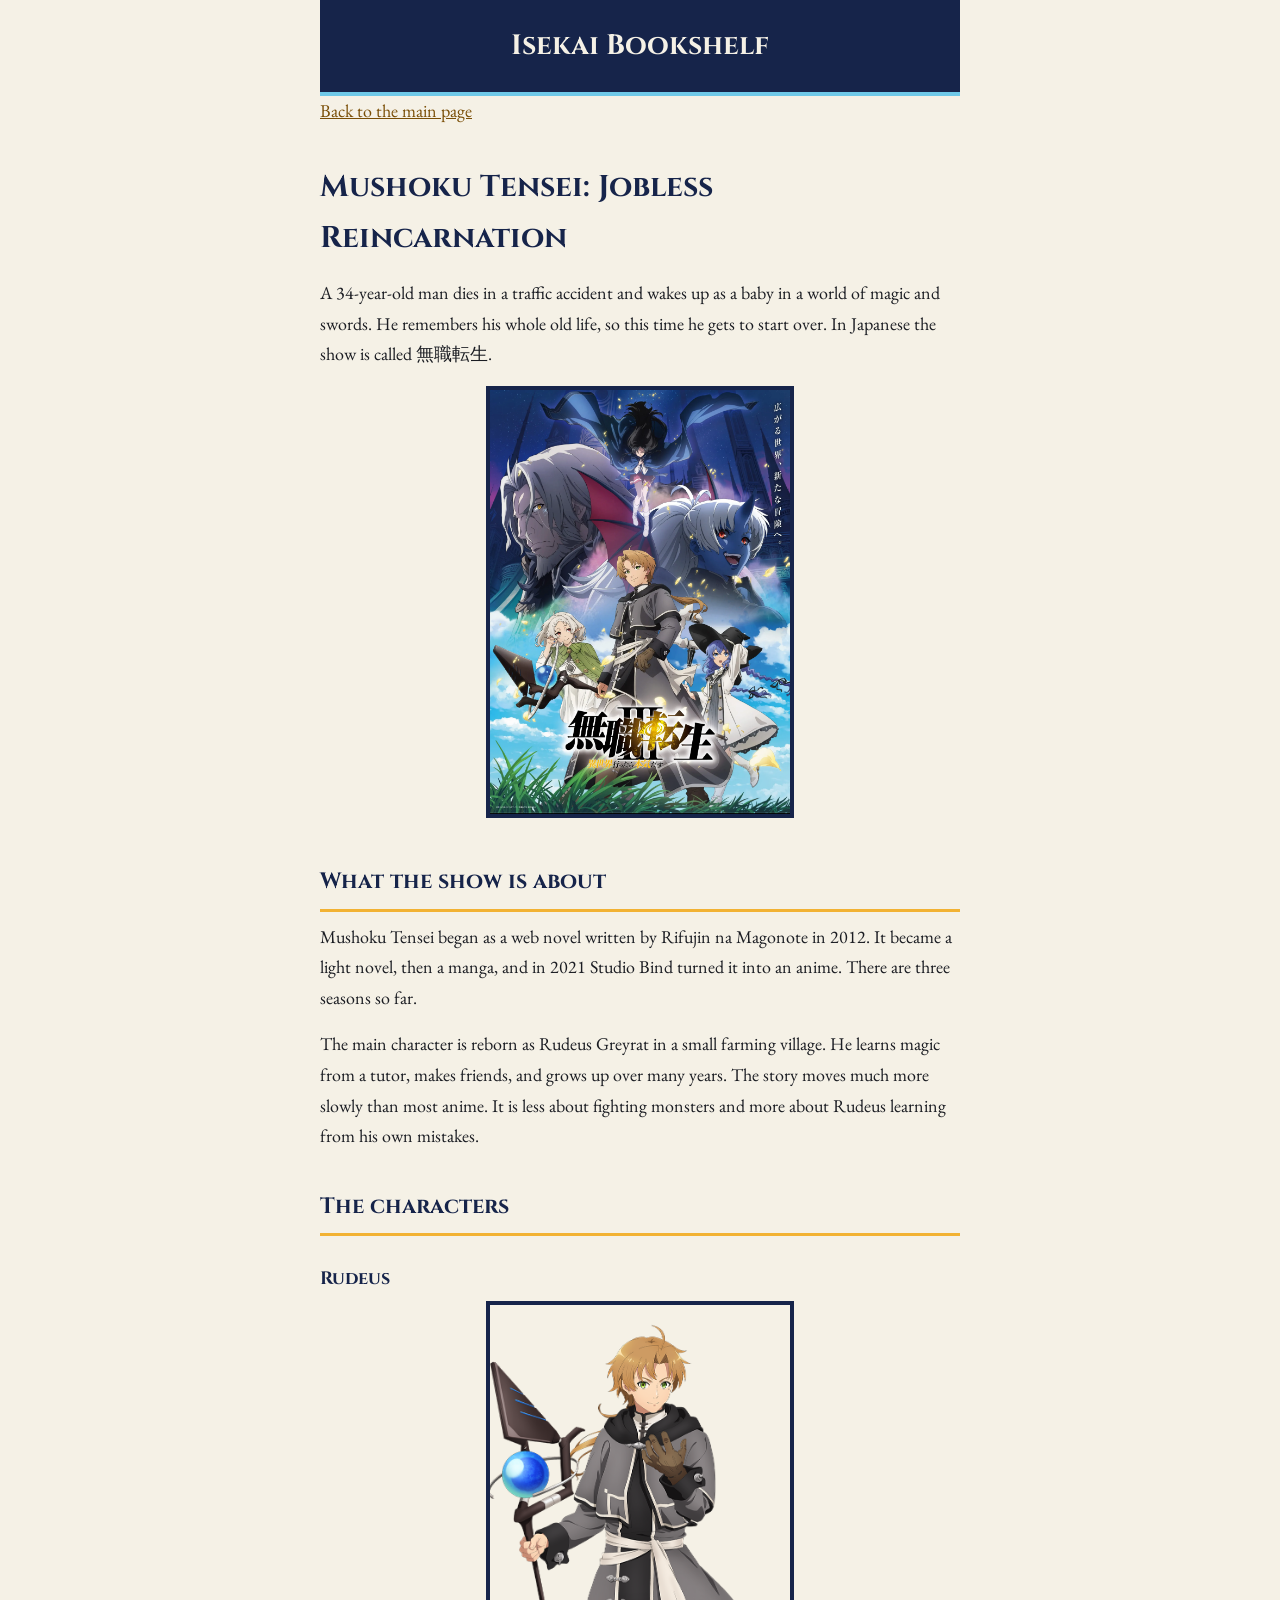
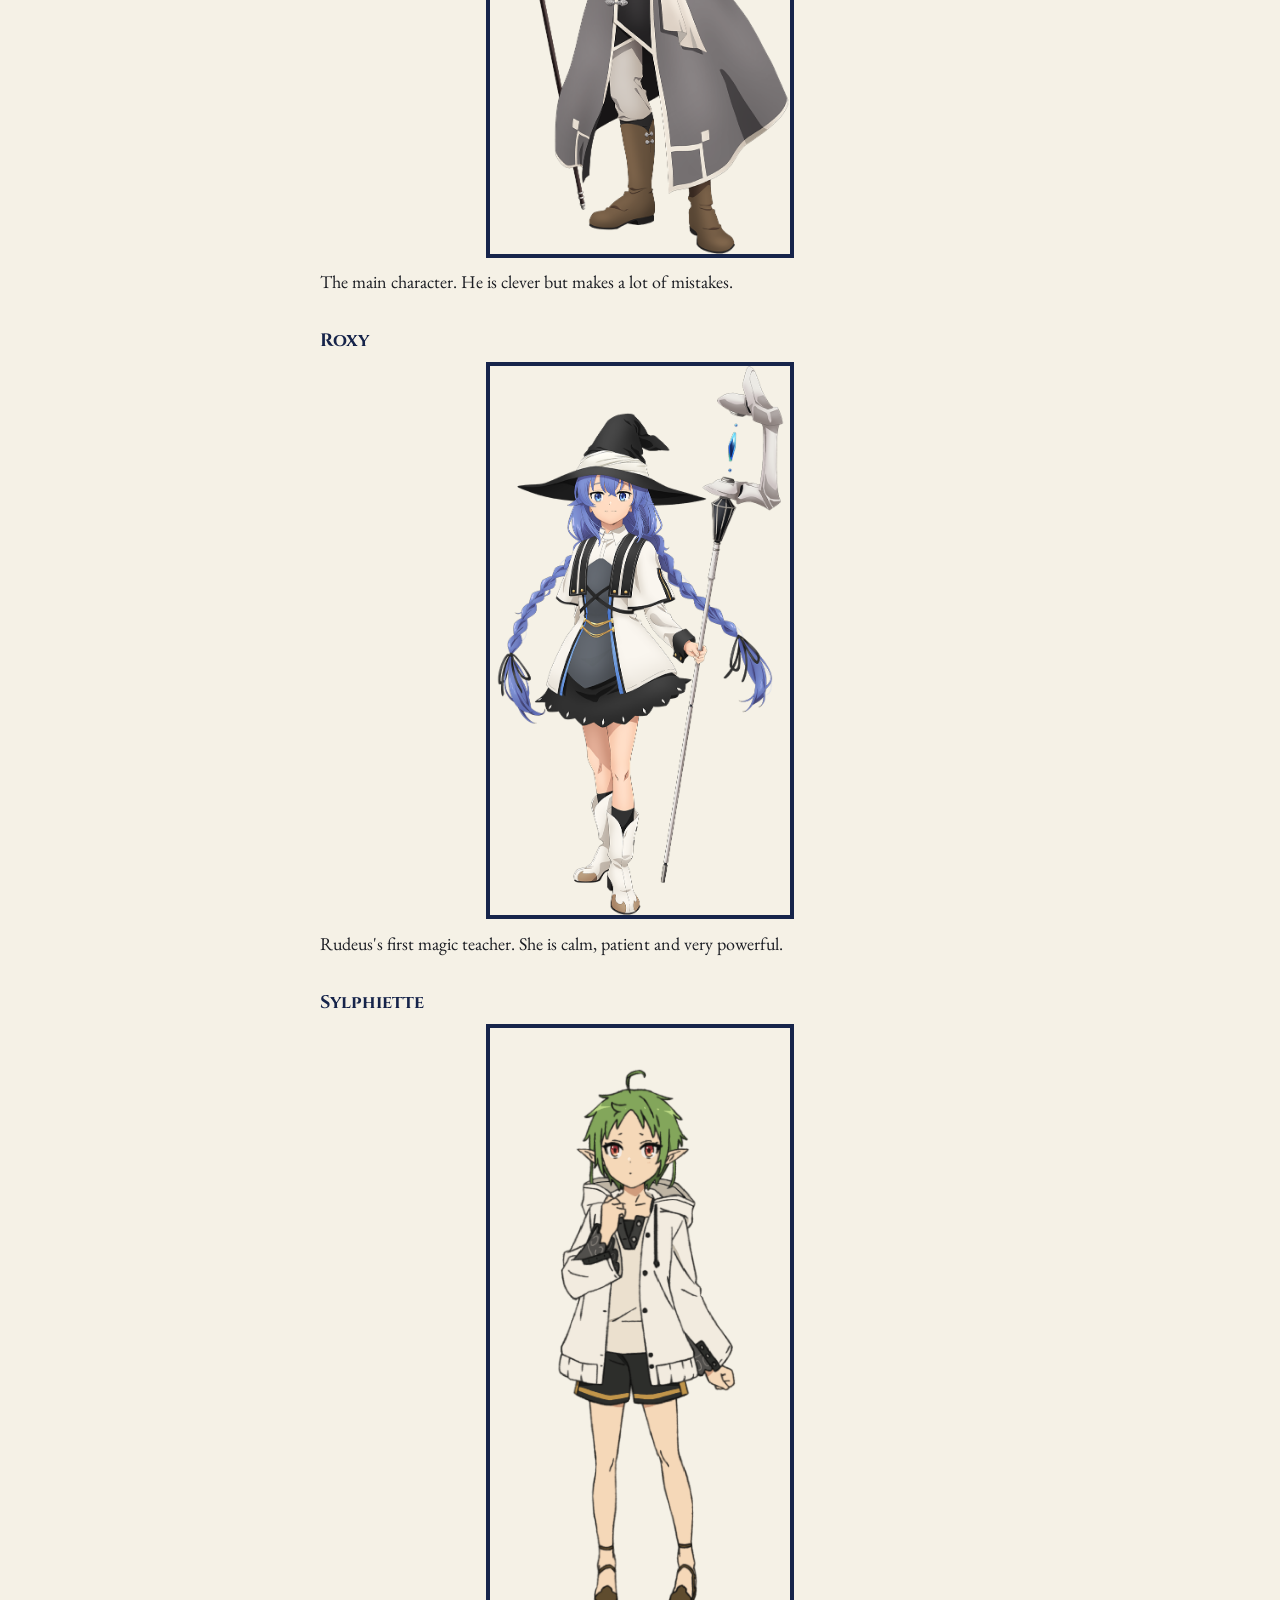
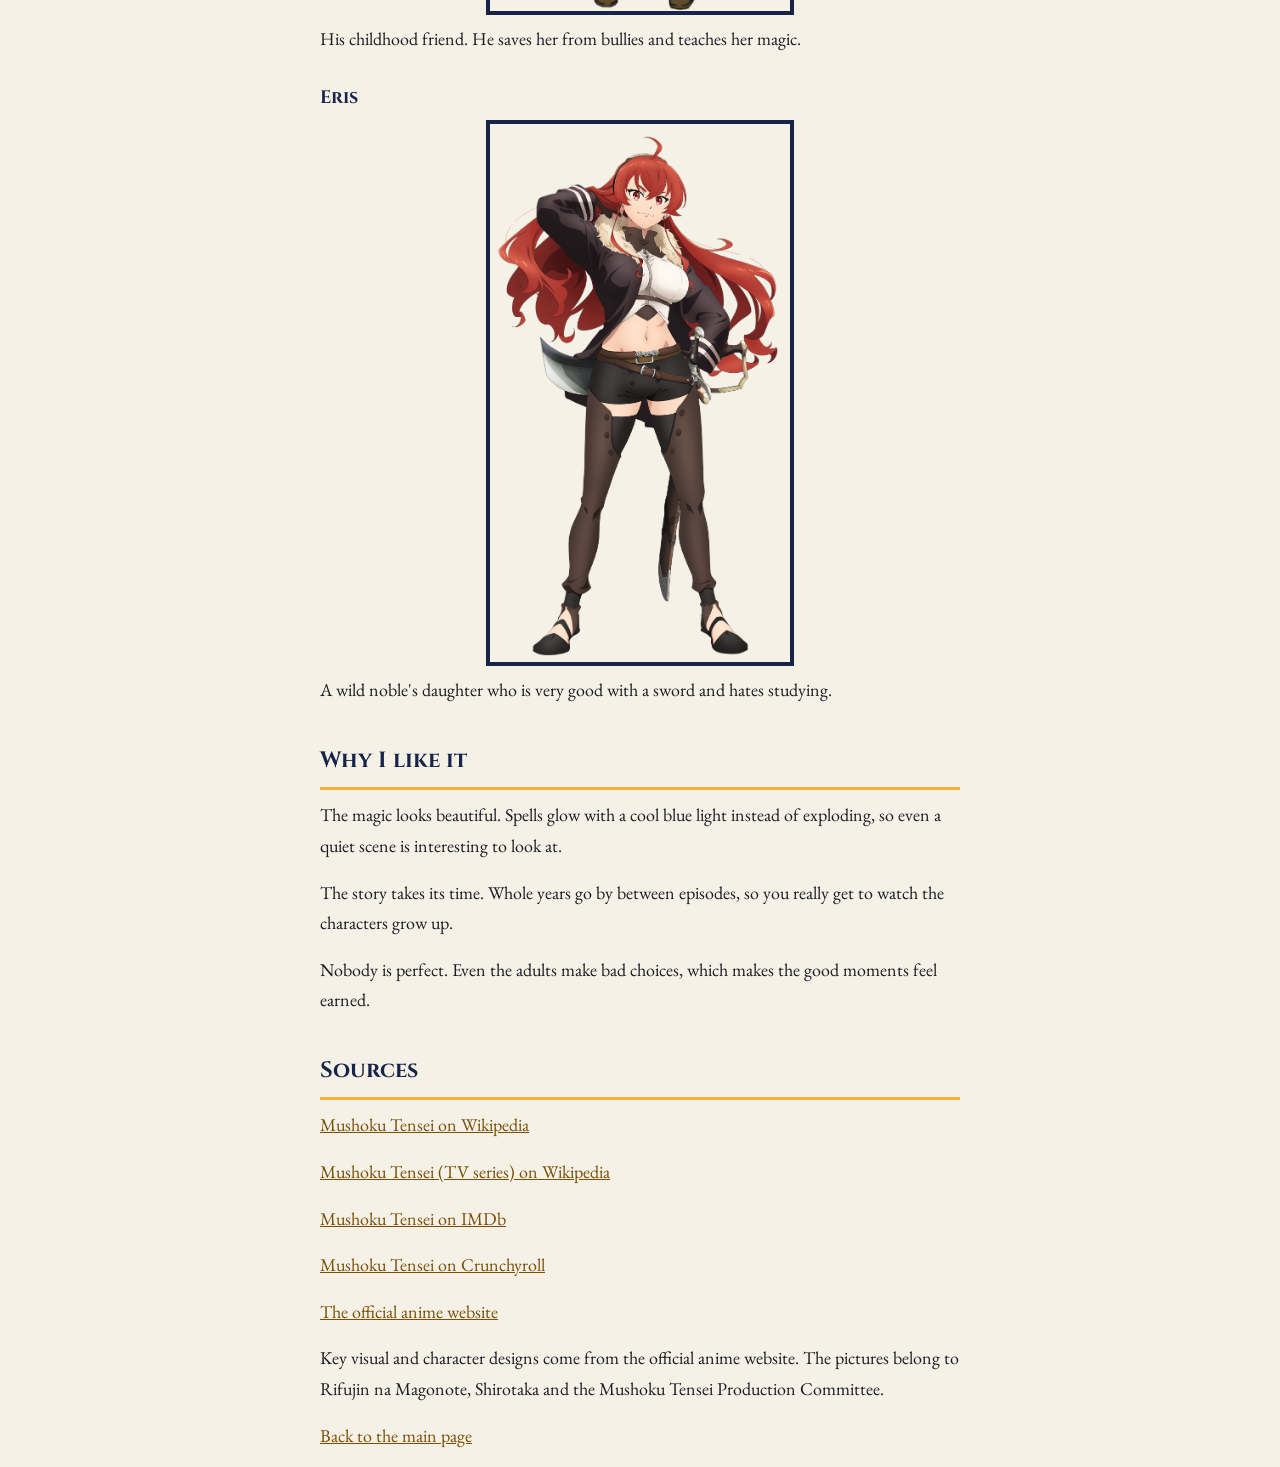
<file: post.html>
<!DOCTYPE html>
<html lang="en">
<head>
<meta charset="utf-8">
<meta name="viewport" content="width=device-width, initial-scale=1">
<title>Mushoku Tensei - Isekai Bookshelf</title>
<link rel="stylesheet" href="styles.css">
<link rel="stylesheet" href="https://fonts.googleapis.com/css2?family=Cinzel">
<link rel="stylesheet" href="https://fonts.googleapis.com/css2?family=EB+Garamond">
</head>

<body>

<h1>Isekai Bookshelf</h1>

<p><a href="home.html">Back to the main page</a></p>

<h2>Mushoku Tensei: Jobless Reincarnation</h2>

<p>A 34-year-old man dies in a traffic accident and wakes up as a baby in a world of magic and swords. He remembers his whole old life, so this time he gets to start over. In Japanese the show is called 無職転生.</p>

<img src="images/key-visual.webp" alt="Key visual for the anime. The title Mushoku Tensei is written in black and gold letters across a blue sky, and the main characters stand together in a green field below.">

<h3>What the show is about</h3>

<p>Mushoku Tensei began as a web novel written by Rifujin na Magonote in 2012. It became a light novel, then a manga, and in 2021 Studio Bind turned it into an anime. There are three seasons so far.</p>

<p>The main character is reborn as Rudeus Greyrat in a small farming village. He learns magic from a tutor, makes friends, and grows up over many years. The story moves much more slowly than most anime. It is less about fighting monsters and more about Rudeus learning from his own mistakes.</p>

<h3>The characters</h3>

<h4>Rudeus</h4>

<img src="images/rudeus.png" alt="Rudeus Greyrat, a young man with short blond hair wearing a grey coat, holding a wooden staff with a glowing blue orb.">

<p>The main character. He is clever but makes a lot of mistakes.</p>

<h4>Roxy</h4>

<img src="images/roxy.png" alt="Roxy Migurdia, a small woman with long blue hair and a black witch hat, holding a tall white staff.">

<p>Rudeus's first magic teacher. She is calm, patient and very powerful.</p>

<h4>Sylphiette</h4>

<img src="images/sylphiette.png" alt="Sylphiette, a girl with short green hair and pointed elf ears, wearing a cream hooded jacket.">

<p>His childhood friend. He saves her from bullies and teaches her magic.</p>

<h4>Eris</h4>

<img src="images/eris.png" alt="Eris Boreas Greyrat, a young woman with long red hair in a black jacket, with a sword at her hip.">

<p>A wild noble's daughter who is very good with a sword and hates studying.</p>

<h3>Why I like it</h3>

<p>The magic looks beautiful. Spells glow with a cool blue light instead of exploding, so even a quiet scene is interesting to look at.</p>

<p>The story takes its time. Whole years go by between episodes, so you really get to watch the characters grow up.</p>

<p>Nobody is perfect. Even the adults make bad choices, which makes the good moments feel earned.</p>

<h3>Sources</h3>

<p><a href="https://en.wikipedia.org/wiki/Mushoku_Tensei">Mushoku Tensei on Wikipedia</a></p>

<p><a href="https://en.wikipedia.org/wiki/Mushoku_Tensei_(TV_series)">Mushoku Tensei (TV series) on Wikipedia</a></p>

<p><a href="https://www.imdb.com/title/tt13293588/">Mushoku Tensei on IMDb</a></p>

<p><a href="https://www.crunchyroll.com/series/G24H1N3MP/mushoku-tensei-jobless-reincarnation">Mushoku Tensei on Crunchyroll</a></p>

<p><a href="https://mushokutensei.jp/">The official anime website</a></p>

<p>Key visual and character designs come from the official anime website. The pictures belong to Rifujin na Magonote, Shirotaka and the Mushoku Tensei Production Committee.</p>

<p><a href="home.html">Back to the main page</a></p>

</body>
</html>
</file>
<file: styles.css>
body {
  max-width: 640px;
  margin: 0 auto;
  padding: 0 20px;
  background-color: #f5f1e6;
  color: #1a1c22;
  font-family: "EB Garamond", georgia, serif;
  font-size: 18px;
  line-height: 1.7;
  text-align: center;
}

h1 {
  margin: 0;
  padding: 22px 20px;
  background-color: #16244a;
  color: #f5f1e6;
  font-family: "Cinzel", georgia, serif;
  font-size: 28px;
  border-bottom: 4px solid #6fc9e8;
}

h2 {
  margin: 36px 0 14px;
  color: #16244a;
  font-family: "Cinzel", georgia, serif;
  font-size: 30px;
  text-align: left;
}

h3 {
  margin: 36px 0 10px;
  padding-bottom: 8px;
  color: #16244a;
  font-family: "Cinzel", georgia, serif;
  font-size: 22px;
  text-align: left;
  border-bottom: 3px solid #f2b233;
}

h4 {
  margin: 28px 0 6px;
  color: #16244a;
  font-family: "Cinzel", georgia, serif;
  font-size: 18px;
  text-align: left;
}

p {
  margin: 0 0 16px;
  text-align: left;
}

a {
  color: #7a4e06;
}

img {
  width: 100%;
  max-width: 300px;
  border: 4px solid #16244a;
}
</file>
